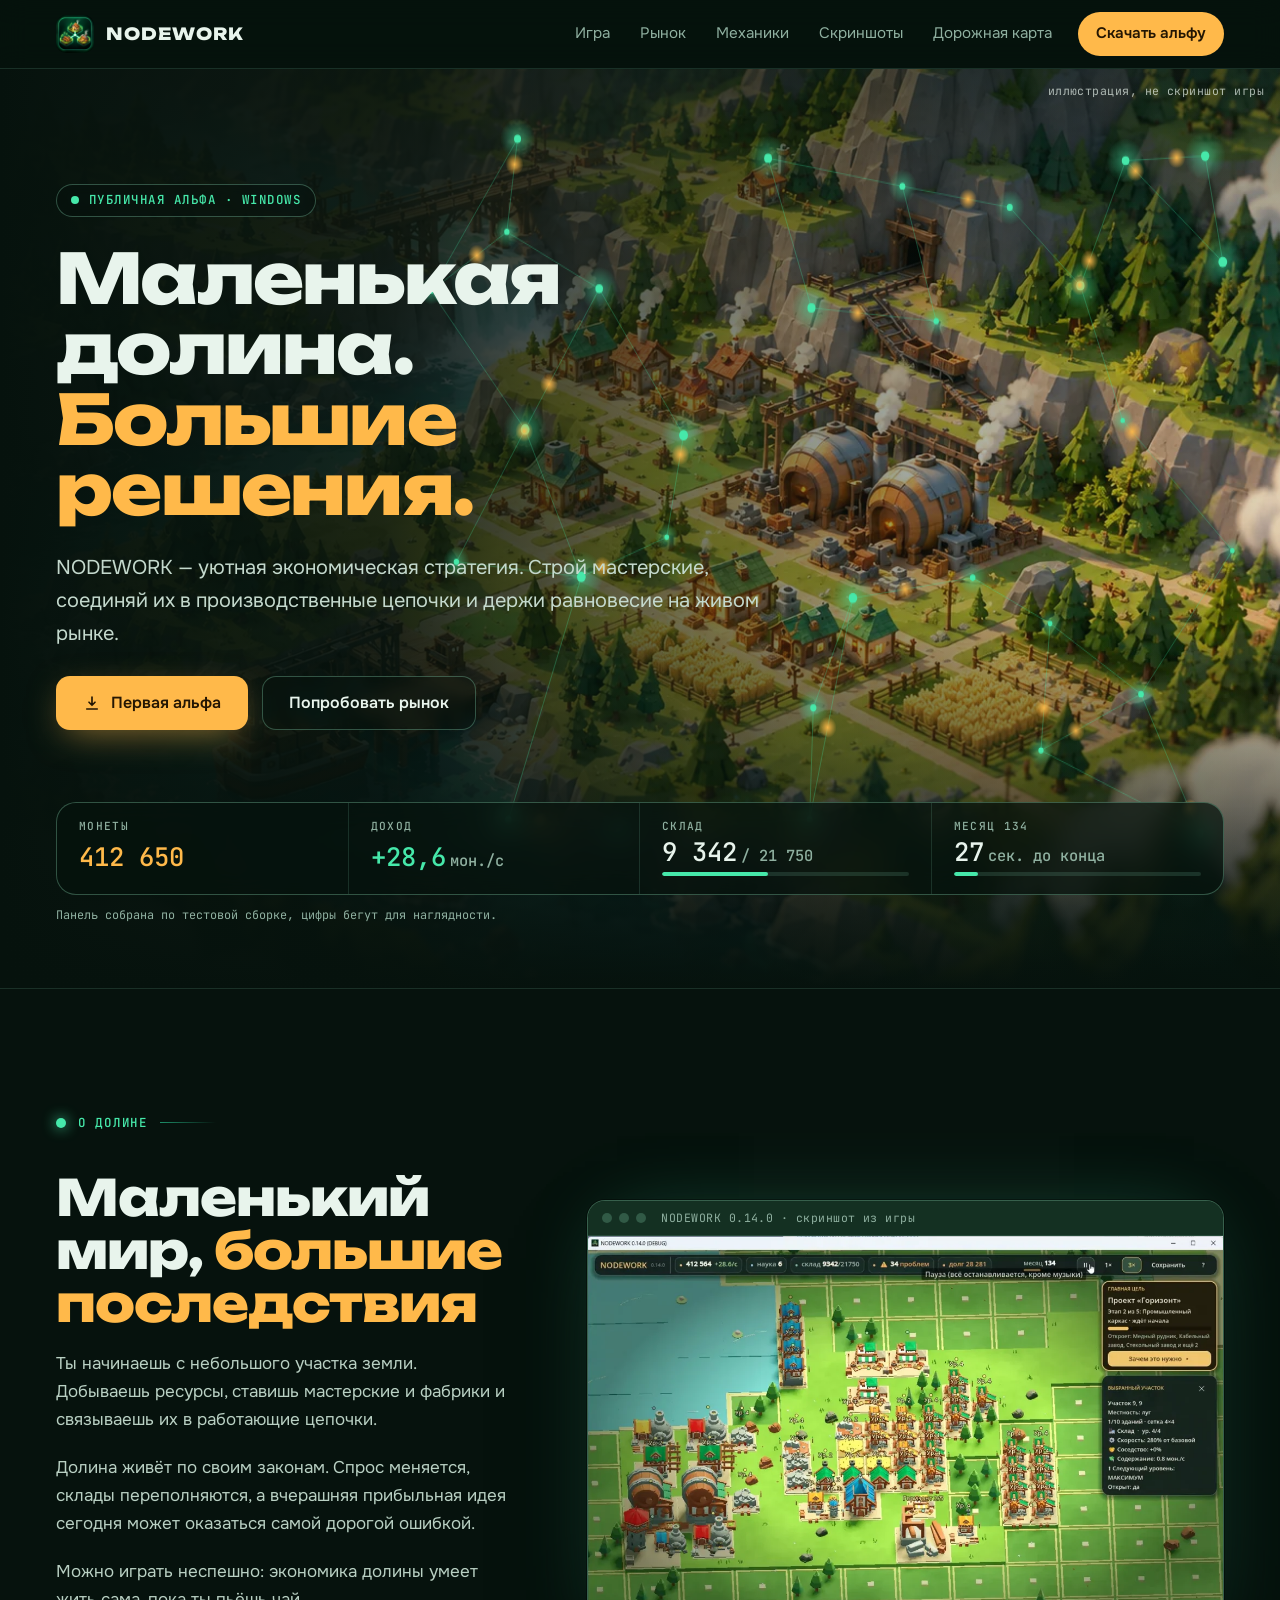
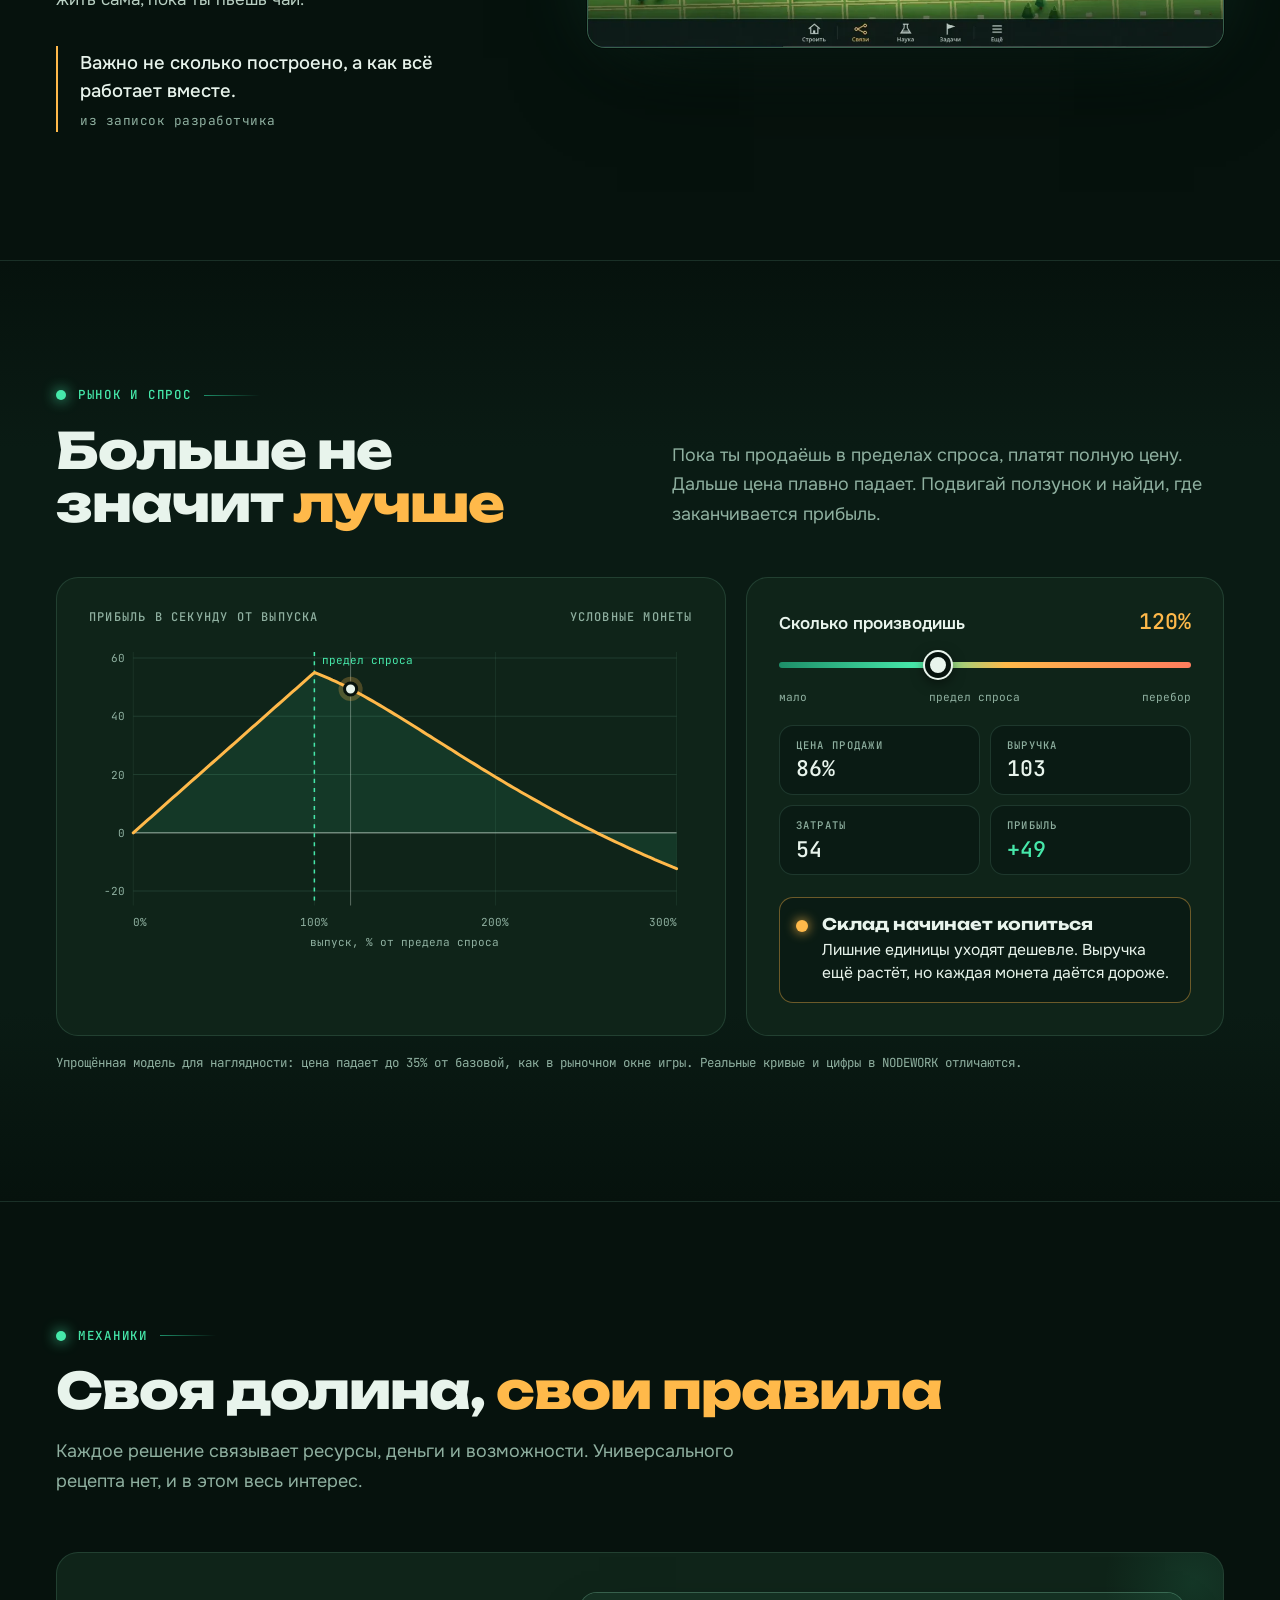
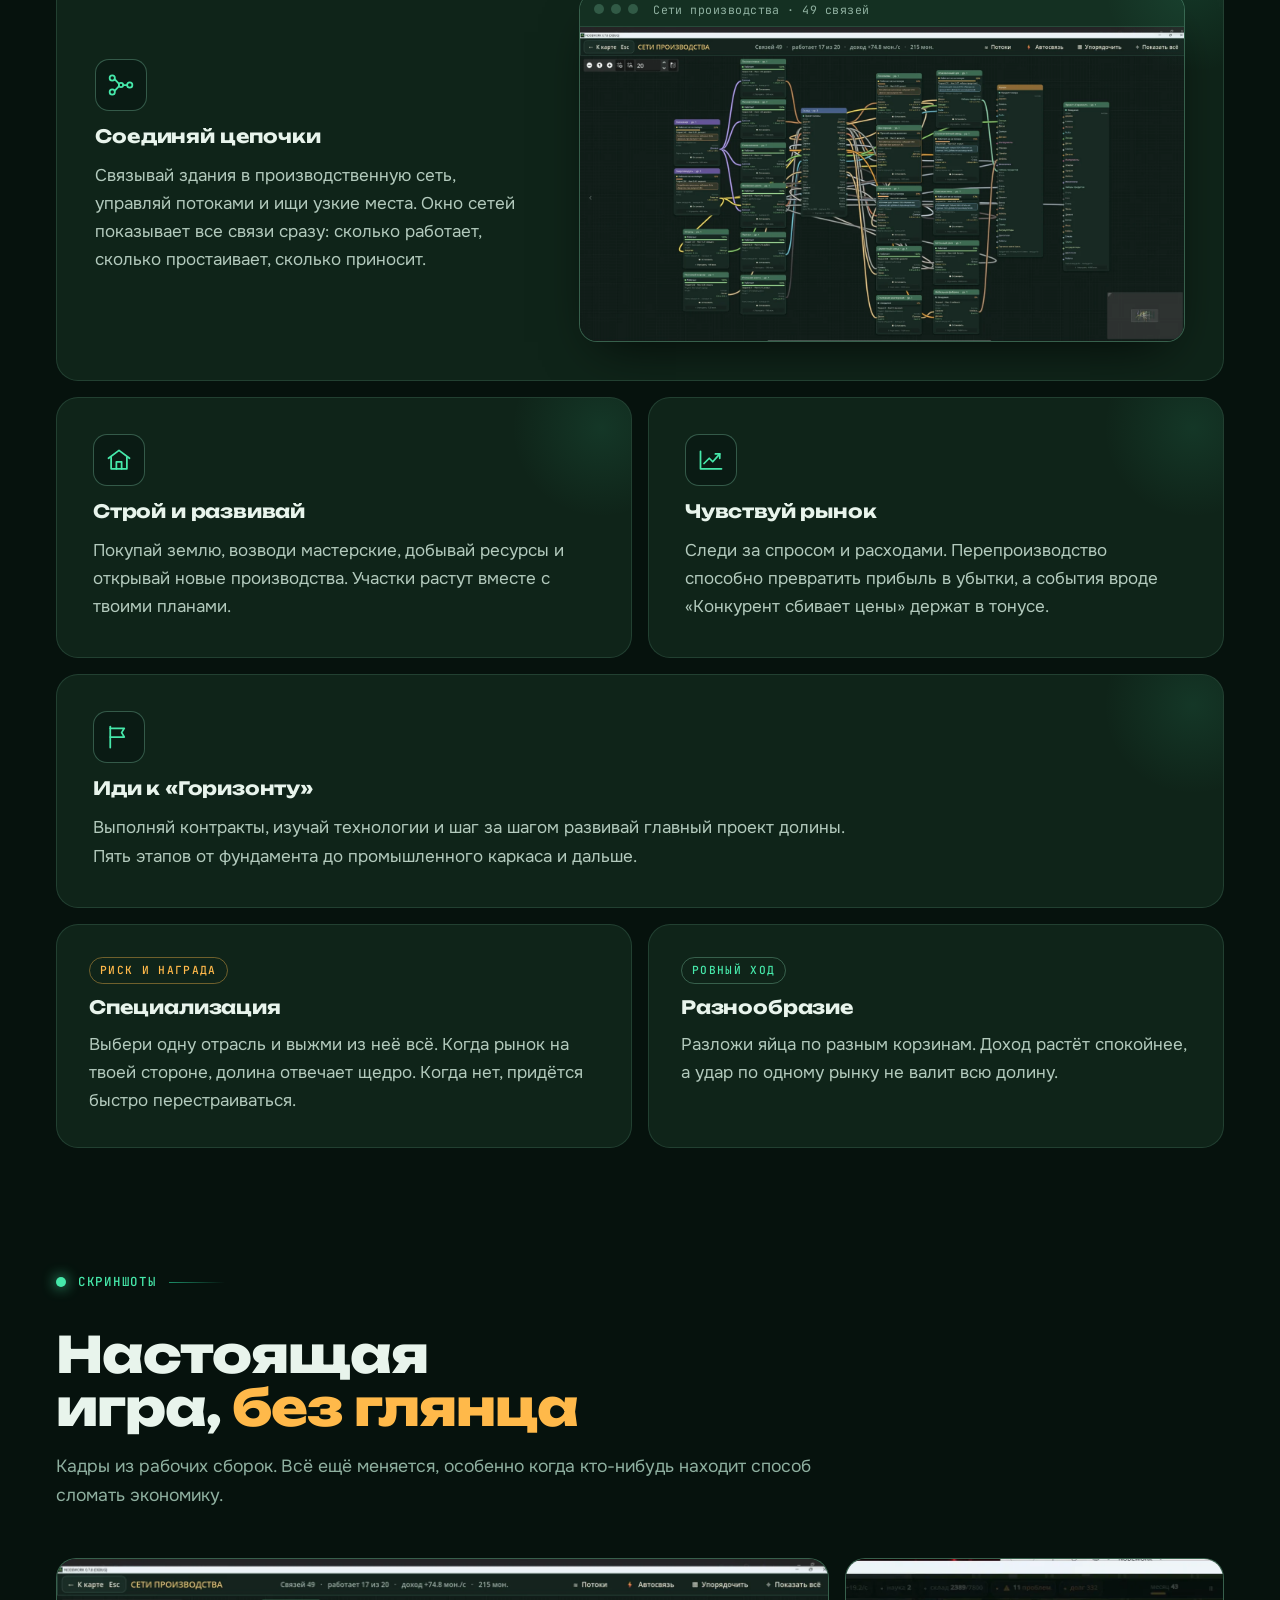
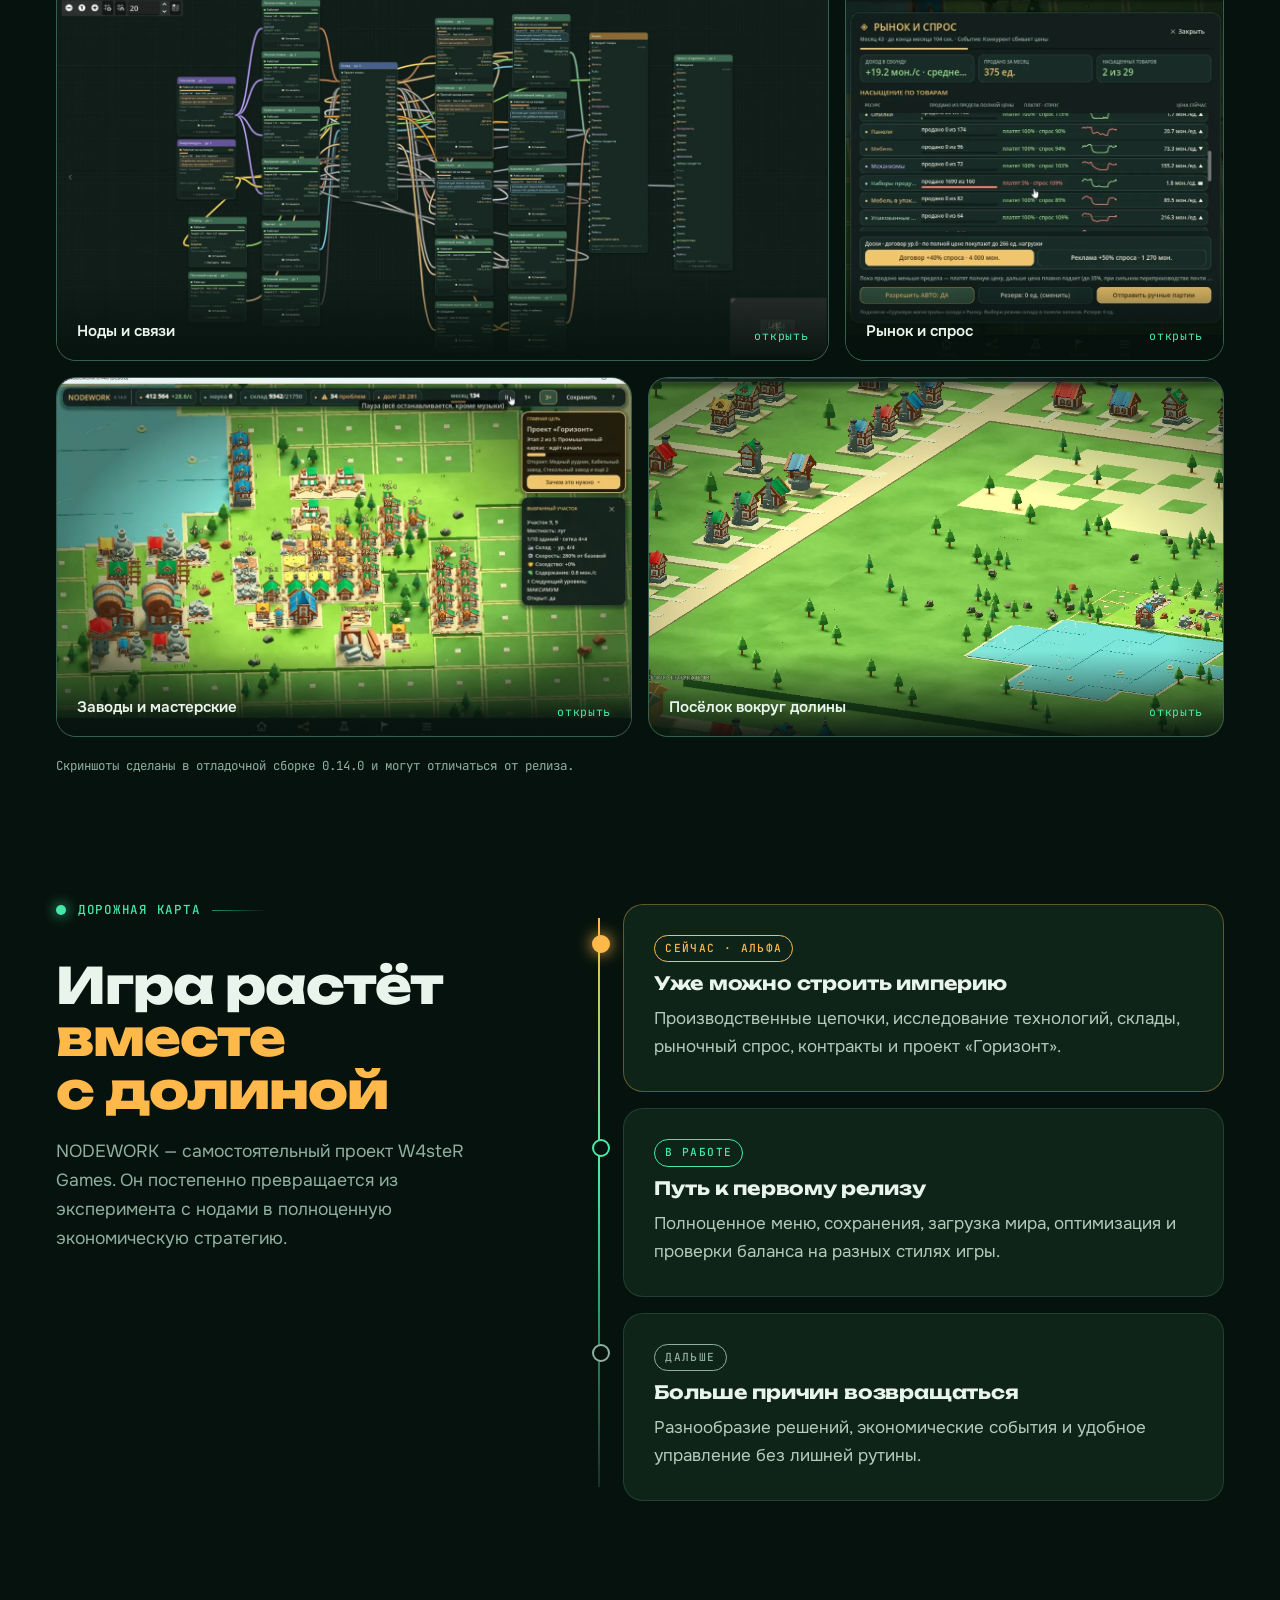
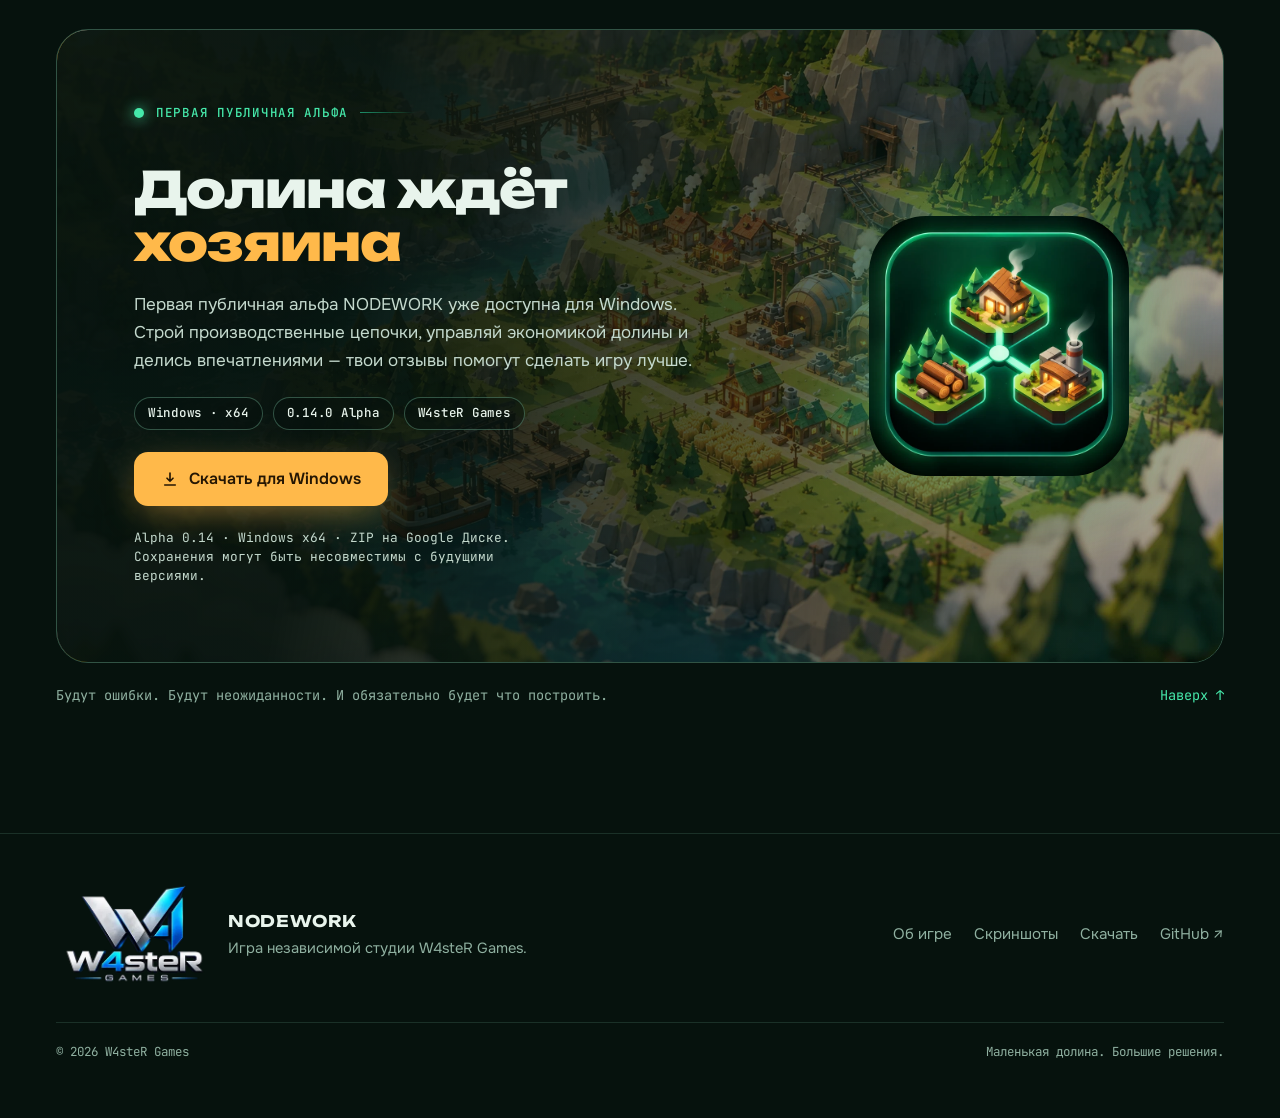
<file: nodework/index.html>
<!doctype html><html><head><meta charset=utf8><meta name=viewport content="width=device-width,initial-scale=1,viewport-fit=cover"><style>:root{color-scheme:light;box-sizing:border-box;padding-top:env(safe-area-inset-top,0px);padding-bottom:env(safe-area-inset-bottom,0px)}html{scroll-padding-top:env(safe-area-inset-top,0px)}body{margin:0;padding:0;font:14px -apple-system,BlinkMacSystemFont,sans-serif;background:#fff;color:#000}img{max-width:100%}[hidden]:not([hidden=until-found i]){display:none!important}</style></head><body>
<title>NODEWORK</title>
<meta name="claude:viewport-fit-sides" content="cover">
<link rel="preconnect" href="https://fonts.googleapis.com">
<link rel="preconnect" href="https://fonts.gstatic.com" crossorigin>
<link rel="stylesheet" href="https://fonts.googleapis.com/css2?family=Onest:wght@400;500;600&family=Unbounded:wght@500;700;800&family=JetBrains+Mono:wght@400;500&display=swap">
<style>
/* Layout concept: a night valley. Full-bleed hero over the valley art with a live node network on top,
   then a vertical "supply line" of sections: world, market simulator, mechanics, gallery, roadmap, download. */
:root{
  --bg:#06120d; --bg-rgb:6,18,13;
  --bg-2:#0a1b14;
  --panel:#0f2419;
  --panel-2:#143022;
  --line:rgba(150,235,195,.14);
  --line-strong:rgba(150,235,195,.3);
  --fg:#e8f4ec;
  --mute:#8fb0a0;
  --mint:#46e8aa;
  --mint-dim:#1d8e68;
  --gold:#ffb94a;
  --on-gold:#241603;
  --on-mint:#03150d;
  --bad:#ff7d5e;
  --f-display:'Unbounded','Onest',system-ui,sans-serif;
  --f-body:'Onest',system-ui,-apple-system,'Segoe UI',sans-serif;
  --f-mono:'JetBrains Mono',ui-monospace,'SFMono-Regular',Consolas,monospace;
  --gutter-l:max(16px,env(safe-area-inset-left,0px));
  --gutter-r:max(16px,env(safe-area-inset-right,0px));
  --wrap:1200px;
  color-scheme:dark;
}
*{box-sizing:border-box}
html{scroll-behavior:smooth;scroll-padding-top:84px}
body{background:var(--bg);color:var(--fg);font:400 1.0625rem/1.65 var(--f-body);margin:0;overflow-x:hidden;-webkit-font-smoothing:antialiased}
body::before{content:"";position:fixed;inset:0 0 auto;height:env(safe-area-inset-top,0px);z-index:60;background:var(--bg)}
img{display:block;max-width:100%;height:auto}
a{color:inherit}
h1,h2,h3,p{margin:0}
:focus-visible{outline:2px solid var(--mint);outline-offset:3px;border-radius:6px}
.wrap{width:100%;max-width:var(--wrap);margin-inline:auto;padding-left:var(--gutter-l);padding-right:var(--gutter-r)}
.sr{position:absolute;width:1px;height:1px;overflow:hidden;clip:rect(0 0 0 0)}
.skip{position:absolute;left:12px;top:-60px;background:var(--mint);color:var(--on-mint);padding:10px 16px;border-radius:8px;z-index:100;font-weight:600}
.skip:focus{top:calc(env(safe-area-inset-top,0px) + 8px)}

/* ---------- header ---------- */
.header{position:sticky;top:env(safe-area-inset-top,0px);z-index:50;background:rgba(var(--bg-rgb),.72);backdrop-filter:blur(14px);-webkit-backdrop-filter:blur(14px);border-bottom:1px solid var(--line)}
.header .wrap{display:flex;align-items:center;gap:20px;min-height:68px}
.brand{display:flex;align-items:center;gap:12px;text-decoration:none;margin-right:auto;min-width:0}
.brand img{width:38px;height:38px;border-radius:10px}
.brand b{font:800 1.05rem/1 var(--f-display);letter-spacing:.06em}
.nav{display:flex;align-items:center;gap:6px;flex:none}
.nav a{text-decoration:none;font-size:.95rem;color:var(--mute);padding:8px 12px;border-radius:999px;transition:color .2s,background .2s}
.nav a:hover{color:var(--fg);background:rgba(150,235,195,.08)}
.nav a.cta{white-space:nowrap;color:var(--on-gold);background:var(--gold);font-weight:600;margin-left:8px;padding:9px 18px}
.nav a.cta:hover{background:#ffc873;color:var(--on-gold)}
.burger{display:none;width:44px;height:44px;border-radius:12px;border:1px solid var(--line-strong);background:transparent;color:var(--fg);cursor:pointer;align-items:center;justify-content:center}
.burger svg{width:20px;height:20px}

/* ---------- buttons ---------- */
.btn{display:inline-flex;align-items:center;gap:10px;font:600 1rem/1 var(--f-body);text-decoration:none;padding:17px 26px;border-radius:14px;border:1px solid transparent;cursor:pointer;transition:transform .2s,background .2s,box-shadow .2s}
.btn svg{width:18px;height:18px;flex:none}
.btn-gold{background:var(--gold);color:var(--on-gold);box-shadow:0 10px 36px -10px rgba(255,185,74,.6)}
.btn-gold:hover{transform:translateY(-2px);background:#ffc873}
.btn-ghost{border-color:var(--line-strong);color:var(--fg);background:rgba(var(--bg-rgb),.35);backdrop-filter:blur(6px)}
.btn-ghost:hover{border-color:var(--mint);transform:translateY(-2px)}
.btn[aria-disabled="true"]{background:var(--panel-2);color:var(--mute);box-shadow:none;border-color:var(--line-strong);cursor:not-allowed}
.btn[aria-disabled="true"]:hover{transform:none;background:var(--panel-2)}

/* ---------- hero ---------- */
.hero{position:relative;isolation:isolate;overflow:hidden;border-bottom:1px solid var(--line)}
.hero-bg{position:absolute;inset:0;width:100%;height:100%;object-fit:cover;object-position:68% 50%;z-index:-3;animation:drift 40s ease-in-out infinite alternate}
@keyframes drift{from{transform:scale(1.04)}to{transform:scale(1.12) translateX(-1.5%)}}
.hero::before{content:"";position:absolute;inset:0;z-index:-2;background:
  linear-gradient(90deg,var(--bg) 0%,rgba(var(--bg-rgb),.9) 30%,rgba(var(--bg-rgb),.45) 62%,rgba(var(--bg-rgb),.12) 100%),
  linear-gradient(180deg,rgba(var(--bg-rgb),.5) 0%,transparent 28%,transparent 60%,var(--bg) 100%)}
#net{position:absolute;inset:0;width:100%;height:100%;z-index:-1;pointer-events:none}
.hero-inner{padding-block:clamp(56px,9vw,128px) clamp(40px,5vw,64px);display:grid;gap:clamp(40px,6vw,72px)}
.hero-copy{max-width:760px;display:grid;gap:26px;justify-items:start}
.badge{display:inline-flex;align-items:center;gap:10px;font:500 .78rem/1 var(--f-mono);letter-spacing:.12em;text-transform:uppercase;color:var(--mint);border:1px solid var(--line-strong);background:rgba(var(--bg-rgb),.55);padding:9px 14px;border-radius:999px;backdrop-filter:blur(6px)}
.pulse{width:8px;height:8px;border-radius:50%;background:var(--mint);box-shadow:0 0 0 0 rgba(70,232,170,.7);animation:pulse 2.4s infinite}
@keyframes pulse{70%{box-shadow:0 0 0 10px rgba(70,232,170,0)}100%{box-shadow:0 0 0 0 rgba(70,232,170,0)}}
h1{font:800 clamp(2.15rem,5.4vw,4.6rem)/1.02 var(--f-display);letter-spacing:-.025em;text-wrap:balance}
h1 em{font-style:normal;color:var(--gold)}
.lead{font-size:clamp(1.05rem,1.6vw,1.25rem);color:#c4d9cd;max-width:56ch}
.hero-actions{display:flex;flex-wrap:wrap;gap:14px}
.credit{position:absolute;right:max(16px,env(safe-area-inset-right,0px));top:16px;font:400 .72rem/1 var(--f-mono);color:rgba(232,244,236,.7);letter-spacing:.04em}

/* game HUD strip */
.hud{display:grid;grid-template-columns:repeat(4,minmax(0,1fr));border:1px solid var(--line-strong);border-radius:20px;background:rgba(var(--bg-rgb),.72);backdrop-filter:blur(14px);-webkit-backdrop-filter:blur(14px);overflow:hidden}
.hud-cell{padding:18px 22px;display:grid;gap:6px;min-width:0;border-right:1px solid var(--line)}
.hud-cell:last-child{border-right:0}
.hud-label{font:500 .7rem/1 var(--f-mono);letter-spacing:.12em;text-transform:uppercase;color:var(--mute)}
.hud-val{font:500 clamp(1.15rem,2vw,1.6rem)/1.1 var(--f-mono);font-variant-numeric:tabular-nums;white-space:nowrap}
.hud-val small{font-size:.6em;color:var(--mute);margin-left:4px}
.hud .gold{color:var(--gold)} .hud .mint{color:var(--mint)}
.bar{height:4px;border-radius:4px;background:rgba(150,235,195,.14);overflow:hidden}
.bar i{display:block;height:100%;background:var(--mint);border-radius:4px;width:0}
.hud-note{font:400 .74rem/1.4 var(--f-mono);color:var(--mute);margin-top:12px}

/* ---------- sections ---------- */
section{padding-block:clamp(72px,10vw,140px)}
.kicker{display:flex;align-items:center;gap:12px;font:500 .78rem/1 var(--f-mono);letter-spacing:.14em;text-transform:uppercase;color:var(--mint);margin-bottom:22px}
.kicker::before{content:"";width:10px;height:10px;border-radius:50%;background:var(--mint);box-shadow:0 0 14px var(--mint)}
.kicker::after{content:"";height:1px;width:56px;background:linear-gradient(90deg,var(--mint-dim),transparent)}
h2{font:800 clamp(1.8rem,3.9vw,3.2rem)/1.06 var(--f-display);letter-spacing:-.02em;text-wrap:balance}
h2 em{font-style:normal;color:var(--gold)}
h3{font:700 1.15rem/1.25 var(--f-display);letter-spacing:-.01em}
.sec-lede{color:var(--mute);font-size:1.12rem;max-width:58ch;margin-top:20px}

/* world */
.world-grid{display:grid;grid-template-columns:minmax(0,5fr) minmax(0,7fr);gap:clamp(32px,6vw,88px);align-items:center}
.world-copy{display:grid;gap:20px}
.world-copy p{color:#b9d0c3}
blockquote{margin:12px 0 0;padding:4px 0 4px 22px;border-left:2px solid var(--gold);font:500 1.15rem/1.5 var(--f-body);color:var(--fg)}
blockquote cite{display:block;margin-top:10px;font:400 .8rem/1 var(--f-mono);color:var(--mute);font-style:normal;letter-spacing:.04em}
.window{border:1px solid var(--line-strong);border-radius:18px;overflow:hidden;background:var(--panel);box-shadow:0 40px 90px -30px rgba(0,0,0,.8),0 0 0 1px rgba(0,0,0,.4),0 0 80px -30px rgba(70,232,170,.4)}
.window-bar{display:flex;align-items:center;gap:7px;padding:11px 14px;border-bottom:1px solid var(--line);background:var(--panel-2)}
.window-bar i{width:10px;height:10px;border-radius:50%;background:rgba(150,235,195,.22)}
.window-bar span{margin-left:8px;font:400 .72rem/1 var(--f-mono);color:var(--mute);letter-spacing:.04em}
.window img{width:100%}

/* market simulator */
.sim-sec{background:linear-gradient(180deg,var(--bg),var(--bg-2) 20%,var(--bg-2) 80%,var(--bg));border-block:1px solid var(--line)}
.sim-head{display:grid;grid-template-columns:minmax(0,1fr) minmax(0,1fr);gap:clamp(24px,5vw,72px);align-items:end;margin-bottom:48px}
.sim-head .sec-lede{margin-top:0}
.sim{display:grid;grid-template-columns:minmax(0,7fr) minmax(0,5fr);gap:20px}
.panel{background:var(--panel);border:1px solid var(--line);border-radius:22px;padding:clamp(20px,3vw,32px)}
.chart-wrap{min-width:0}
.chart-title{display:flex;justify-content:space-between;flex-wrap:wrap;gap:8px;font:500 .75rem/1.3 var(--f-mono);letter-spacing:.1em;text-transform:uppercase;color:var(--mute);margin-bottom:12px}
#chart{width:100%;height:auto;display:block}
#chart text{font:400 11px var(--f-mono);fill:var(--mute)}
.ctl{display:grid;gap:22px;align-content:start}
.ctl label{display:flex;justify-content:space-between;align-items:baseline;font-weight:600;gap:12px}
.ctl label output{font:500 1.35rem/1 var(--f-mono);color:var(--gold);font-variant-numeric:tabular-nums}
input[type=range]{-webkit-appearance:none;appearance:none;width:100%;height:36px;background:transparent;margin:8px 0 0;cursor:pointer}
input[type=range]::-webkit-slider-runnable-track{height:6px;border-radius:6px;background:linear-gradient(90deg,var(--mint-dim),var(--mint) 33%,var(--gold) 55%,var(--bad))}
input[type=range]::-moz-range-track{height:6px;border-radius:6px;background:linear-gradient(90deg,var(--mint-dim),var(--mint) 33%,var(--gold) 55%,var(--bad))}
input[type=range]::-webkit-slider-thumb{-webkit-appearance:none;width:26px;height:26px;border-radius:50%;background:var(--fg);border:5px solid var(--bg);margin-top:-10px;box-shadow:0 0 0 2px var(--fg),0 4px 14px rgba(0,0,0,.6)}
input[type=range]::-moz-range-thumb{width:16px;height:16px;border-radius:50%;background:var(--fg);border:5px solid var(--bg);box-shadow:0 0 0 2px var(--fg)}
.range-scale{display:flex;justify-content:space-between;font:400 .7rem/1 var(--f-mono);color:var(--mute)}
.stats{display:grid;grid-template-columns:1fr 1fr;gap:10px}
.stat{background:var(--bg-2);border:1px solid var(--line);border-radius:14px;padding:14px 16px;display:grid;gap:8px;min-width:0}
.stat .hud-label{font-size:.66rem}
.stat b{font:500 1.35rem/1 var(--f-mono);font-variant-numeric:tabular-nums}
.verdict{display:flex;gap:14px;align-items:flex-start;border-radius:14px;padding:16px;border:1px solid var(--line-strong);background:var(--bg-2);font-size:.98rem;line-height:1.5;transition:border-color .3s,background .3s}
.verdict .dot{flex:none;width:12px;height:12px;border-radius:50%;margin-top:6px;background:var(--mint);box-shadow:0 0 12px var(--mint);transition:background .3s,box-shadow .3s}
.verdict strong{display:block;font:700 1rem/1.3 var(--f-display);margin-bottom:4px}
.verdict[data-s=warn] .dot{background:var(--gold);box-shadow:0 0 12px var(--gold)} .verdict[data-s=warn]{border-color:rgba(255,185,74,.4)}
.verdict[data-s=bad] .dot{background:var(--bad);box-shadow:0 0 12px var(--bad)} .verdict[data-s=bad]{border-color:rgba(255,125,94,.45)}
.fine{font:400 .78rem/1.5 var(--f-mono);color:var(--mute);margin-top:18px}

/* features */
.feat-grid{display:grid;grid-template-columns:repeat(12,minmax(0,1fr));gap:16px;margin-top:56px}
.feat{grid-column:span 6;position:relative;overflow:hidden;background:var(--panel);border:1px solid var(--line);border-radius:22px;padding:clamp(24px,3vw,36px);display:grid;gap:14px;align-content:start;transition:border-color .25s,transform .25s}
.feat:hover{border-color:var(--line-strong);transform:translateY(-3px)}
.feat::after{content:"";position:absolute;right:-60px;top:-60px;width:180px;height:180px;border-radius:50%;background:radial-gradient(circle,rgba(70,232,170,.16),transparent 70%);transition:opacity .3s;opacity:.6}
.feat:hover::after{opacity:1}
.feat .ico{width:52px;height:52px;border-radius:14px;border:1px solid var(--line-strong);display:grid;place-items:center;color:var(--mint);background:var(--bg-2)}
.feat .ico svg{width:28px;height:28px}
.feat p{color:#b3cabd;max-width:46ch}
.feat.wide{grid-column:span 12;grid-template-columns:minmax(0,5fr) minmax(0,7fr);gap:clamp(20px,4vw,56px);align-items:center;padding:clamp(24px,3vw,40px)}
.feat.wide .txt{display:grid;gap:14px}
.feat.wide .window{box-shadow:0 20px 50px -20px rgba(0,0,0,.8)}
.strat{margin-top:16px;display:grid;grid-template-columns:1fr 1fr;gap:16px}
.strat .panel{display:grid;gap:12px;align-content:start}
.tag{display:inline-block;font:500 .7rem/1 var(--f-mono);letter-spacing:.12em;text-transform:uppercase;padding:7px 10px;border-radius:999px;border:1px solid var(--line-strong);justify-self:start}
.tag.risk{color:var(--gold);border-color:rgba(255,185,74,.4)}
.tag.calm{color:var(--mint)}
.strat p{color:#b3cabd}

/* gallery */
.gal-head{display:grid;gap:18px;margin-bottom:48px;max-width:760px}
.gal-head p{color:var(--mute);font-size:1.1rem}
.bento{display:grid;grid-template-columns:repeat(6,minmax(0,1fr));gap:16px}
.shot{position:relative;display:block;padding:0;border:1px solid var(--line-strong);border-radius:20px;overflow:hidden;background:var(--panel);cursor:zoom-in;color:inherit;font:inherit;text-align:left;aspect-ratio:16/10;transition:transform .3s,border-color .3s}
.shot img{width:100%;height:100%;object-fit:cover;transition:transform .8s cubic-bezier(.2,.7,.2,1)}
.shot:hover{border-color:var(--mint);transform:translateY(-3px)}
.shot:hover img{transform:scale(1.04)}
.shot figcaption,.shot .cap{position:absolute;left:0;right:0;bottom:0;padding:44px 20px 16px;display:flex;justify-content:space-between;align-items:flex-end;gap:12px;background:linear-gradient(0deg,rgba(var(--bg-rgb),.92),transparent);font-weight:600;font-size:.95rem}
.cap span{font:400 .72rem/1.3 var(--f-mono);color:var(--mint);letter-spacing:.06em;white-space:nowrap}
.s1{grid-column:span 4;aspect-ratio:auto;min-height:340px}
.s2{grid-column:span 2;aspect-ratio:auto;min-height:340px}
.s3{grid-column:span 3}
.s4{grid-column:span 3}
.s2 img{object-position:50% 40%}
.s4 img{object-position:50% 50%}
.gal-note{font:400 .78rem/1.5 var(--f-mono);color:var(--mute);margin-top:20px}

/* roadmap */
.road{display:grid;grid-template-columns:minmax(0,5fr) minmax(0,7fr);gap:clamp(32px,6vw,88px);align-items:start}
.road-head{display:grid;gap:20px;position:sticky;top:104px}
.road-head p{color:var(--mute);font-size:1.1rem}
.tl{position:relative;display:grid;gap:16px;padding-left:36px}
.tl::before{content:"";position:absolute;left:11px;top:14px;bottom:14px;width:2px;background:linear-gradient(180deg,var(--gold),var(--mint) 45%,var(--line) 100%)}
.step{position:relative;background:var(--panel);border:1px solid var(--line);border-radius:20px;padding:clamp(20px,2.6vw,30px);display:grid;gap:10px}
.step::before{content:"";position:absolute;left:-32px;top:30px;width:14px;height:14px;border-radius:50%;background:var(--bg);border:2px solid var(--c,var(--mint))}
.step.now{--c:var(--gold);border-color:rgba(255,185,74,.35)}
.step.now::before{background:var(--gold);box-shadow:0 0 16px var(--gold)}
.step.wip{--c:var(--mint)}
.step.next{--c:var(--mute)}
.step .tag{color:var(--c);border-color:var(--c)}
.step p{color:#b3cabd}

/* release */
.release{position:relative;isolation:isolate;overflow:hidden;border-radius:32px;border:1px solid var(--line-strong);padding:clamp(32px,6vw,80px);display:grid;grid-template-columns:minmax(0,7fr) minmax(0,3fr);gap:32px;align-items:center}
.release::before{content:"";position:absolute;inset:0;z-index:-1;background:linear-gradient(100deg,rgba(var(--bg-rgb),.97) 25%,rgba(var(--bg-rgb),.6) 70%,rgba(var(--bg-rgb),.3)),url(assets/valley-illustration.webp) center/cover}
.rel-copy{display:grid;gap:22px;justify-items:start}
.rel-copy p{color:#c4d9cd;max-width:52ch}
.meta{display:flex;flex-wrap:wrap;gap:10px}
.meta span{font:500 .78rem/1 var(--f-mono);letter-spacing:.06em;padding:9px 13px;border:1px solid var(--line-strong);border-radius:999px;background:rgba(var(--bg-rgb),.55)}
.rel-status{font:400 .8rem/1.5 var(--f-mono);color:var(--mute);max-width:44ch}
.rel-icon{justify-self:center;width:min(100%,260px);filter:drop-shadow(0 0 50px rgba(70,232,170,.45));animation:float 6s ease-in-out infinite}
.rel-icon img{border-radius:22%}
@keyframes float{50%{transform:translateY(-10px)}}
.after{display:flex;justify-content:space-between;flex-wrap:wrap;gap:12px;margin-top:22px;font:400 .85rem/1.5 var(--f-mono);color:var(--mute)}
.after a{text-decoration:none;color:var(--mint)}

/* footer */
footer{border-top:1px solid var(--line);padding-block:48px 56px}
.foot{display:grid;grid-template-columns:minmax(0,1fr) auto;gap:32px;align-items:center}
.foot-brand{display:flex;gap:18px;align-items:center}
.foot-brand img.logo{width:clamp(96px,15vw,154px);height:auto;flex:none}
.foot-brand p{color:var(--mute);font-size:.92rem;line-height:1.5}
.foot-brand strong{display:block;color:var(--fg);font-family:var(--f-display);font-size:1rem;margin-bottom:4px;letter-spacing:.04em}
.foot-links{display:flex;flex-wrap:wrap;gap:6px 22px}
.foot-links a{color:var(--mute);text-decoration:none;font-size:.95rem}
.foot-links a:hover{color:var(--mint)}
.copy{margin-top:36px;padding-top:20px;border-top:1px solid var(--line);font:400 .78rem/1.5 var(--f-mono);color:var(--mute);display:flex;justify-content:space-between;flex-wrap:wrap;gap:8px}

/* lightbox */
.lb{position:fixed;inset:0;z-index:200;background:rgba(3,9,6,.94);backdrop-filter:blur(10px);display:grid;place-items:center;padding:calc(env(safe-area-inset-top,0px) + 56px) var(--gutter-r) calc(env(safe-area-inset-bottom,0px) + 72px) var(--gutter-l)}
.lb img{max-width:min(100%,1500px);max-height:100%;width:auto;height:auto;border-radius:14px;border:1px solid var(--line-strong);box-shadow:0 30px 100px rgba(0,0,0,.8)}
.lb-bar{position:absolute;left:var(--gutter-l);right:var(--gutter-r);bottom:calc(env(safe-area-inset-bottom,0px) + 16px);display:flex;justify-content:space-between;align-items:center;gap:12px;font:500 .85rem/1.3 var(--f-mono);color:var(--mute)}
.lb button{width:46px;height:46px;border-radius:50%;border:1px solid var(--line-strong);background:var(--panel);color:var(--fg);cursor:pointer;display:inline-grid;place-items:center}
.lb button:hover{border-color:var(--mint)}
.lb-close{position:absolute;top:calc(env(safe-area-inset-top,0px) + 12px);right:var(--gutter-r)}
.lb button svg{width:20px;height:20px}
.lb-nav{display:flex;gap:10px}

/* responsive */
@media (max-width:980px){
  .nav a:not(.cta){display:none}
  .burger{display:inline-flex}
  .nav.open{position:absolute;left:0;right:0;top:100%;flex-direction:column;align-items:stretch;gap:2px;background:var(--bg);border-bottom:1px solid var(--line);padding:12px var(--gutter-r) 20px var(--gutter-l)}
  .nav.open a:not(.cta){display:block;padding:14px 12px;font-size:1.05rem}
  .nav.open a.cta{margin:8px 0 0;text-align:center}
  .world-grid,.road,.sim,.sim-head,.release,.feat.wide{grid-template-columns:minmax(0,1fr)}
  .road-head{position:static}
  .hud{grid-template-columns:1fr 1fr}
  .hud-cell:nth-child(2){border-right:0}
  .hud-cell:nth-child(-n+2){border-bottom:1px solid var(--line)}
  .rel-icon{display:none}
  .credit{display:none}
}
@media (max-width:700px){
  .header .wrap{gap:12px}
  .nav a.cta{padding:9px 14px;font-size:.9rem;margin-left:0}
  .feat,.strat{grid-column:span 12;grid-template-columns:minmax(0,1fr)}
  .s1,.s2,.s3,.s4{grid-column:span 6;min-height:0;aspect-ratio:16/10}
  .foot{grid-template-columns:minmax(0,1fr)}
  .hud-cell{padding:14px 16px}
  .btn{padding:16px 22px}
  .hero::before{background:linear-gradient(180deg,rgba(var(--bg-rgb),.7) 0%,rgba(var(--bg-rgb),.82) 55%,var(--bg) 100%)}
}
@media (prefers-reduced-motion:reduce){
  *,*::before,*::after{animation:none!important;transition:none!important}
  html{scroll-behavior:auto}
}
</style>

<script>/*CONFIG*/
/* Укажи прямой HTTPS-адрес сборки, когда она будет проверена. Пока адрес пуст, сайт честно пишет «Сборка готовится». */
window.NODEWORK_SITE = { version: '0.14.0 Alpha', downloadUrl: 'https://drive.google.com/file/d/1oQOzQ9hlFri5xpSJgGjYzDDgO-FwLlBl/view?usp=sharing', repositoryUrl: '' };
/*ENDCONFIG*/</script>

<a class="skip" href="#main">К содержимому</a>

<header class="header" id="top">
  <div class="wrap">
    <a class="brand" href="#top" aria-label="NODEWORK, наверх">
      <img src="assets/icon.webp" alt="" width="38" height="38"><b>NODEWORK</b>
    </a>
    <nav class="nav" id="nav" aria-label="Главная навигация">
      <a href="#world">Игра</a>
      <a href="#market">Рынок</a>
      <a href="#features">Механики</a>
      <a href="#gallery">Скриншоты</a>
      <a href="#roadmap">Дорожная карта</a>
      <a class="cta" href="#download">Скачать альфу</a>
    </nav>
    <button class="burger" id="burger" type="button" aria-label="Открыть меню" aria-expanded="false" aria-controls="nav">
      <svg viewBox="0 0 24 24" fill="none" stroke="currentColor" stroke-width="2" stroke-linecap="round"><path d="M4 7h16M4 12h16M4 17h16"/></svg>
    </button>
  </div>
</header>

<main id="main">
  <div class="hero">
    <img class="hero-bg" src="assets/valley-illustration.webp" alt="Иллюстрация: долина с рекой, водопадом, фермами и дымящими мастерскими" width="1672" height="941" fetchpriority="high">
    <canvas id="net" aria-hidden="true"></canvas>
    <span class="credit">иллюстрация, не скриншот игры</span>
    <div class="wrap hero-inner">
      <div class="hero-copy">
        <span class="badge"><i class="pulse"></i> Публичная альфа · Windows</span>
        <h1>Маленькая долина. <em>Большие решения.</em></h1>
        <p class="lead">NODEWORK — уютная экономическая стратегия. Строй мастерские, соединяй их в производственные цепочки и держи равновесие на живом рынке.</p>
        <div class="hero-actions">
          <a class="btn btn-gold" href="#download"><svg viewBox="0 0 24 24" fill="none" stroke="currentColor" stroke-width="2.2" stroke-linecap="round" stroke-linejoin="round"><path d="M12 4v11m0 0-4-4m4 4 4-4M5 20h14"/></svg>Первая альфа</a>
          <a class="btn btn-ghost" href="#market">Попробовать рынок</a>
        </div>
      </div>
      <div>
        <div class="hud" role="group" aria-label="Пример игровой панели">
          <div class="hud-cell"><span class="hud-label">Монеты</span><span class="hud-val gold" id="h-coins">412 564</span></div>
          <div class="hud-cell"><span class="hud-label">Доход</span><span class="hud-val mint">+28,6<small>мон./с</small></span></div>
          <div class="hud-cell"><span class="hud-label">Склад</span><span class="hud-val">9 342<small>/ 21 750</small></span><div class="bar"><i style="width:43%"></i></div></div>
          <div class="hud-cell"><span class="hud-label">Месяц <span id="h-month">134</span></span><span class="hud-val"><span id="h-sec">30</span><small>сек. до конца</small></span><div class="bar"><i id="h-bar"></i></div></div>
        </div>
        <p class="hud-note">Панель собрана по тестовой сборке, цифры бегут для наглядности.</p>
      </div>
    </div>
  </div>

  <section id="world" aria-labelledby="world-t">
    <div class="wrap world-grid">
      <div class="world-copy">
        <div class="kicker">О долине</div>
        <h2 id="world-t">Маленький мир, <em>большие последствия</em></h2>
        <p>Ты начинаешь с небольшого участка земли. Добываешь ресурсы, ставишь мастерские и фабрики и связываешь их в работающие цепочки.</p>
        <p>Долина живёт по своим законам. Спрос меняется, склады переполняются, а вчерашняя прибыльная идея сегодня может оказаться самой дорогой ошибкой.</p>
        <p>Можно играть неспешно: экономика долины умеет жить сама, пока ты пьёшь чай.</p>
        <blockquote>Важно не сколько построено, а как всё работает вместе.<cite>из записок разработчика</cite></blockquote>
      </div>
      <figure class="window" style="margin:0">
        <div class="window-bar"><i></i><i></i><i></i><span>NODEWORK 0.14.0 · скриншот из игры</span></div>
        <img src="assets/gameplay-industry.webp" width="1166" height="756" loading="lazy" alt="Скриншот игры: застроенная долина с мастерскими, складами и цепочками зданий, сверху панель ресурсов и цель «Проект Горизонт»">
      </figure>
    </div>
  </section>

  <section class="sim-sec" id="market" aria-labelledby="market-t">
    <div class="wrap">
      <div class="sim-head">
        <div><div class="kicker">Рынок и спрос</div><h2 id="market-t">Больше не значит <em>лучше</em></h2></div>
        <p class="sec-lede">Пока ты продаёшь в пределах спроса, платят полную цену. Дальше цена плавно падает. Подвигай ползунок и найди, где заканчивается прибыль.</p>
      </div>
      <div class="sim">
        <div class="panel chart-wrap">
          <div class="chart-title"><span>Прибыль в секунду от выпуска</span><span>условные монеты</span></div>
          <svg id="chart" viewBox="0 0 600 316" role="img" aria-label="График прибыли в зависимости от выпуска: растёт до предела спроса, затем падает и уходит в убыток"></svg>
        </div>
        <div class="panel ctl">
          <div>
            <label for="prod">Сколько производишь <output id="prod-out" for="prod">120%</output></label>
            <input id="prod" type="range" min="10" max="300" value="120" step="1" aria-describedby="prod-help">
            <div class="range-scale" id="prod-help"><span>мало</span><span>предел спроса</span><span>перебор</span></div>
          </div>
          <div class="stats">
            <div class="stat"><span class="hud-label">Цена продажи</span><b id="o-price">100%</b></div>
            <div class="stat"><span class="hud-label">Выручка</span><b id="o-rev">0</b></div>
            <div class="stat"><span class="hud-label">Затраты</span><b id="o-cost">0</b></div>
            <div class="stat"><span class="hud-label">Прибыль</span><b id="o-profit">0</b></div>
          </div>
          <div class="verdict" id="verdict" data-s="good" aria-live="polite"><i class="dot"></i><div><strong id="v-t"></strong><span id="v-d"></span></div></div>
        </div>
      </div>
      <p class="fine">Упрощённая модель для наглядности: цена падает до 35% от базовой, как в рыночном окне игры. Реальные кривые и цифры в NODEWORK отличаются.</p>
    </div>
  </section>

  <section id="features" aria-labelledby="feat-t">
    <div class="wrap">
      <div class="kicker">Механики</div>
      <h2 id="feat-t">Своя долина, <em>свои правила</em></h2>
      <p class="sec-lede">Каждое решение связывает ресурсы, деньги и возможности. Универсального рецепта нет, и в этом весь интерес.</p>
      <div class="feat-grid">
        <article class="feat wide">
          <div class="txt">
            <div class="ico"><svg viewBox="0 0 32 32" fill="none" stroke="currentColor" stroke-width="2" stroke-linecap="round" stroke-linejoin="round"><circle cx="6" cy="8" r="3"/><circle cx="6" cy="24" r="3"/><circle cx="26" cy="16" r="3"/><circle cx="16" cy="16" r="2.5"/><path d="M8.7 9.4 13.8 14.8M8.7 22.6l5.1-5.4M18.5 16h4.5"/></svg></div>
            <h3>Соединяй цепочки</h3>
            <p>Связывай здания в производственную сеть, управляй потоками и ищи узкие места. Окно сетей показывает все связи сразу: сколько работает, сколько простаивает, сколько приносит.</p>
          </div>
          <figure class="window" style="margin:0"><div class="window-bar"><i></i><i></i><i></i><span>Сети производства · 49 связей</span></div><img src="assets/gameplay-network.webp" width="1600" height="832" loading="lazy" alt="Скриншот игры: экран сетей производства, десятки зданий связаны разноцветными линиями"></figure>
        </article>
        <article class="feat"><div class="ico"><svg viewBox="0 0 32 32" fill="none" stroke="currentColor" stroke-width="2" stroke-linecap="round" stroke-linejoin="round"><path d="M4 14 16 5l12 9"/><path d="M7 13v13h18V13"/><path d="M13 26v-8h6v8"/></svg></div><h3>Строй и развивай</h3><p>Покупай землю, возводи мастерские, добывай ресурсы и открывай новые производства. Участки растут вместе с твоими планами.</p></article>
        <article class="feat"><div class="ico"><svg viewBox="0 0 32 32" fill="none" stroke="currentColor" stroke-width="2" stroke-linecap="round" stroke-linejoin="round"><path d="M4 26V6M4 26h24"/><path d="m8 20 6-6 4 4 8-9"/><path d="M21 9h5v5"/></svg></div><h3>Чувствуй рынок</h3><p>Следи за спросом и расходами. Перепроизводство способно превратить прибыль в убытки, а события вроде «Конкурент сбивает цены» держат в тонусе.</p></article>
        <article class="feat" style="grid-column:span 12"><div class="ico"><svg viewBox="0 0 32 32" fill="none" stroke="currentColor" stroke-width="2" stroke-linecap="round" stroke-linejoin="round"><path d="M6 28V4"/><path d="M6 6h16l-3 5 3 5H6"/></svg></div><h3>Иди к «Горизонту»</h3><p style="max-width:70ch">Выполняй контракты, изучай технологии и шаг за шагом развивай главный проект долины. Пять этапов от фундамента до промышленного каркаса и дальше.</p></article>
      </div>
      <div class="strat">
        <div class="panel"><span class="tag risk">Риск и награда</span><h3>Специализация</h3><p>Выбери одну отрасль и выжми из неё всё. Когда рынок на твоей стороне, долина отвечает щедро. Когда нет, придётся быстро перестраиваться.</p></div>
        <div class="panel"><span class="tag calm">Ровный ход</span><h3>Разнообразие</h3><p>Разложи яйца по разным корзинам. Доход растёт спокойнее, а удар по одному рынку не валит всю долину.</p></div>
      </div>
    </div>
  </section>

  <section id="gallery" aria-labelledby="gal-t" style="padding-top:0">
    <div class="wrap">
      <div class="gal-head"><div class="kicker">Скриншоты</div><h2 id="gal-t">Настоящая игра, <em>без глянца</em></h2><p>Кадры из рабочих сборок. Всё ещё меняется, особенно когда кто-нибудь находит способ сломать экономику.</p></div>
      <div class="bento">
        <button class="shot s1" type="button" data-i="0" aria-label="Открыть крупнее: сети производства"><img src="assets/gameplay-network.webp" loading="lazy" alt="Экран сетей производства"><span class="cap">Ноды и связи <span>открыть</span></span></button>
        <button class="shot s2" type="button" data-i="1" aria-label="Открыть крупнее: рынок и спрос"><img src="assets/gameplay-market.webp" loading="lazy" alt="Окно рынка и спроса с ценами по товарам"><span class="cap">Рынок и спрос <span>открыть</span></span></button>
        <button class="shot s3" type="button" data-i="2" aria-label="Открыть крупнее: производственная долина"><img src="assets/gameplay-industry.webp" loading="lazy" alt="Застроенная производственная долина"><span class="cap">Заводы и мастерские <span>открыть</span></span></button>
        <button class="shot s4" type="button" data-i="3" aria-label="Открыть крупнее: посёлок вокруг долины"><img src="assets/gameplay-village.webp" loading="lazy" alt="Посёлок рядом с производственной зоной"><span class="cap">Посёлок вокруг долины <span>открыть</span></span></button>
      </div>
      <p class="gal-note">Скриншоты сделаны в отладочной сборке 0.14.0 и могут отличаться от релиза.</p>
    </div>
  </section>

  <section id="roadmap" aria-labelledby="road-t" style="padding-top:0">
    <div class="wrap road">
      <div class="road-head"><div class="kicker">Дорожная карта</div><h2 id="road-t">Игра растёт <em>вместе с долиной</em></h2><p>NODEWORK — самостоятельный проект W4steR Games. Он постепенно превращается из эксперимента с нодами в полноценную экономическую стратегию.</p></div>
      <div class="tl">
        <article class="step now"><span class="tag">Сейчас · альфа</span><h3>Уже можно строить империю</h3><p>Производственные цепочки, исследование технологий, склады, рыночный спрос, контракты и проект «Горизонт».</p></article>
        <article class="step wip"><span class="tag">В работе</span><h3>Путь к первому релизу</h3><p>Полноценное меню, сохранения, загрузка мира, оптимизация и проверки баланса на разных стилях игры.</p></article>
        <article class="step next"><span class="tag">Дальше</span><h3>Больше причин возвращаться</h3><p>Разнообразие решений, экономические события и удобное управление без лишней рутины.</p></article>
      </div>
    </div>
  </section>

  <section id="download" aria-labelledby="dl-t" style="padding-top:0">
    <div class="wrap">
      <div class="release">
        <div class="rel-copy">
          <div class="kicker">Первая публичная альфа</div>
          <h2 id="dl-t">Долина ждёт <em>хозяина</em></h2>
          <p>Первая публичная альфа NODEWORK уже доступна для Windows. Строй производственные цепочки, управляй экономикой долины и делись впечатлениями — твои отзывы помогут сделать игру лучше.</p>
          <div class="meta"><span>Windows · x64</span><span id="ver">0.14.0 Alpha</span><span>W4steR Games</span></div>
          <a id="dl" class="btn btn-gold" href="https://drive.google.com/file/d/1oQOzQ9hlFri5xpSJgGjYzDDgO-FwLlBl/view?usp=sharing" target="_blank" rel="noopener noreferrer"><svg viewBox="0 0 24 24" fill="none" stroke="currentColor" stroke-width="2.2" stroke-linecap="round" stroke-linejoin="round"><path d="M12 4v11m0 0-4-4m4 4 4-4M5 20h14"/></svg><span id="dl-t2">Скачать для Windows</span></a>
          <p class="rel-status" id="dl-status">Alpha 0.14 · Windows x64 · ZIP на Google Диске. Сохранения могут быть несовместимы с будущими версиями.</p>
        </div>
        <div class="rel-icon"><img src="assets/icon.webp" width="640" height="640" loading="lazy" alt="Иконка NODEWORK: три островка с домом, лесопилкой и мастерской, соединённые светящейся нодой"></div>
      </div>
      <div class="after"><span>Будут ошибки. Будут неожиданности. И обязательно будет что построить.</span><a href="#top">Наверх ↑</a></div>
    </div>
  </section>
</main>

<footer>
  <div class="wrap">
    <div class="foot">
      <div class="foot-brand">
        <img class="logo" src="assets/w4ster-games-logo-v2.webp" width="320" height="215" loading="lazy" alt="Логотип W4steR Games">
        <p><strong>NODEWORK</strong>Игра независимой студии W4steR Games.</p>
      </div>
      <div class="foot-links">
        <a href="#world">Об игре</a><a href="#gallery">Скриншоты</a><a href="#download">Скачать</a>
        <a id="repo" href="https://github.com/W4steR13" target="_blank" rel="noopener noreferrer">GitHub ↗</a>
      </div>
    </div>
    <div class="copy"><span>© <span id="yr">2026</span> W4steR Games</span><span>Маленькая долина. Большие решения.</span></div>
  </div>
</footer>

<div class="lb" id="lb" role="dialog" aria-modal="true" aria-label="Просмотр скриншота" hidden>
  <button class="lb-close" id="lb-x" type="button" aria-label="Закрыть"><svg viewBox="0 0 24 24" fill="none" stroke="currentColor" stroke-width="2.2" stroke-linecap="round"><path d="M6 6l12 12M18 6 6 18"/></svg></button>
  <img id="lb-img" alt="">
  <div class="lb-bar"><span id="lb-cap"></span><div class="lb-nav"><button id="lb-p" type="button" aria-label="Предыдущий"><svg viewBox="0 0 24 24" fill="none" stroke="currentColor" stroke-width="2.2" stroke-linecap="round" stroke-linejoin="round"><path d="m15 5-7 7 7 7"/></svg></button><button id="lb-n" type="button" aria-label="Следующий"><svg viewBox="0 0 24 24" fill="none" stroke="currentColor" stroke-width="2.2" stroke-linecap="round" stroke-linejoin="round"><path d="m9 5 7 7-7 7"/></svg></button></div></div>
</div>

<script>
(function(){
  var $=function(id){return document.getElementById(id)};
  var CFG=window.NODEWORK_SITE||{};
  var reduce=window.matchMedia&&matchMedia('(prefers-reduced-motion: reduce)').matches;

  /* release config */
  $('ver').textContent=CFG.version||'Alpha';
  $('yr').textContent=new Date().getFullYear();
  if(CFG.repositoryUrl) $('repo').href=CFG.repositoryUrl;
  if(CFG.downloadUrl && /^https:\/\//.test(CFG.downloadUrl)){
    var d=$('dl'); d.href=CFG.downloadUrl; d.removeAttribute('aria-disabled'); d.removeAttribute('tabindex'); d.removeAttribute('role');
    $('dl-t2').textContent='Скачать для Windows';
  }

  /* mobile nav */
  var nav=$('nav'), burger=$('burger');
  burger.addEventListener('click',function(){var o=nav.classList.toggle('open');burger.setAttribute('aria-expanded',o)});
  nav.addEventListener('click',function(e){if(e.target.tagName==='A'){nav.classList.remove('open');burger.setAttribute('aria-expanded','false')}});

  /* HUD ticker */
  var coins=412564, sec=30, month=134;
  function fmt(n){return Math.round(n).toString().replace(/\B(?=(\d{3})+(?!\d))/g,' ')}
  function hud(){ $('h-coins').textContent=fmt(coins); $('h-sec').textContent=sec; $('h-month').textContent=month; $('h-bar').style.width=((30-sec)/30*100)+'%'; }
  hud();
  if(!reduce) setInterval(function(){coins+=28.6;sec--;if(sec<0){sec=30;month++}hud()},1000);

  /* node network canvas */
  var cv=$('net'), cx=cv.getContext('2d'), nodes=[], edges=[], parts=[], W=0,H=0, run=true, mx=0.5, raf=0;
  function rnd(a,b){return a+Math.random()*(b-a)}
  function build(){
    var r=cv.getBoundingClientRect(), dpr=Math.min(window.devicePixelRatio||1,2);
    W=r.width;H=r.height; cv.width=W*dpr; cv.height=H*dpr; cx.setTransform(dpr,0,0,dpr,0,0);
    nodes=[];edges=[];parts=[];
    var count=Math.round(Math.min(34,Math.max(14,W/42))), tries=0;
    while(nodes.length<count && tries<800){
      tries++;
      var x=rnd(W*(W<700?0.04:0.3),W*0.97), y=rnd(H*0.06,H*0.9), ok=true;
      for(var i=0;i<nodes.length;i++){var dx=nodes[i].x-x,dy=nodes[i].y-y;if(dx*dx+dy*dy<70*70){ok=false;break}}
      if(ok) nodes.push({x:x,y:y,r:rnd(2.2,4.5),z:rnd(.4,1.2),ph:rnd(0,6.28)});
    }
    nodes.forEach(function(a,i){
      var near=nodes.map(function(b,j){return{j:j,d:(a.x-b.x)*(a.x-b.x)+(a.y-b.y)*(a.y-b.y)}}).filter(function(o){return o.j!==i}).sort(function(p,q){return p.d-q.d}).slice(0,2);
      near.forEach(function(o){ if(o.d<240*240 && !edges.some(function(e){return(e.a===i&&e.b===o.j)||(e.a===o.j&&e.b===i)})) edges.push({a:i,b:o.j}) });
    });
    edges.forEach(function(e,i){ if(i%2===0) parts.push({e:e,t:Math.random(),s:rnd(.0018,.004),dir:Math.random()<.5?1:-1}); });
  }
  function draw(time){
    cx.clearRect(0,0,W,H);
    var off=(mx-.5)*18;
    function pos(n){return {x:n.x+off*n.z+Math.sin(time/2200+n.ph)*3, y:n.y+Math.cos(time/2600+n.ph)*3}}
    cx.lineWidth=1;
    edges.forEach(function(e){var a=pos(nodes[e.a]),b=pos(nodes[e.b]);cx.strokeStyle='rgba(70,232,170,.28)';cx.beginPath();cx.moveTo(a.x,a.y);cx.lineTo(b.x,b.y);cx.stroke()});
    nodes.forEach(function(n){var p=pos(n);var g=cx.createRadialGradient(p.x,p.y,0,p.x,p.y,n.r*5);g.addColorStop(0,'rgba(70,232,170,.5)');g.addColorStop(1,'rgba(70,232,170,0)');cx.fillStyle=g;cx.beginPath();cx.arc(p.x,p.y,n.r*5,0,6.283);cx.fill();cx.fillStyle='#46e8aa';cx.beginPath();cx.arc(p.x,p.y,n.r,0,6.283);cx.fill()});
    parts.forEach(function(p){
      if(!reduce){p.t+=p.s*p.dir; if(p.t>1||p.t<0){p.dir*=-1;p.t=Math.max(0,Math.min(1,p.t))}}
      var a=pos(nodes[p.e.a]),b=pos(nodes[p.e.b]),x=a.x+(b.x-a.x)*p.t,y=a.y+(b.y-a.y)*p.t;
      var g=cx.createRadialGradient(x,y,0,x,y,9);g.addColorStop(0,'rgba(255,185,74,.95)');g.addColorStop(1,'rgba(255,185,74,0)');cx.fillStyle=g;cx.beginPath();cx.arc(x,y,9,0,6.283);cx.fill();
    });
  }
  function loop(t){ if(run) draw(t); raf=requestAnimationFrame(loop) }
  build(); draw(0);
  if(!reduce){
    raf=requestAnimationFrame(loop);
    if('IntersectionObserver' in window) new IntersectionObserver(function(en){run=en[0].isIntersecting}).observe(cv);
    cv.parentNode.addEventListener('pointermove',function(e){var r=cv.getBoundingClientRect();mx=(e.clientX-r.left)/r.width});
  }
  var rt; window.addEventListener('resize',function(){clearTimeout(rt);rt=setTimeout(function(){build();draw(0)},150)});

  /* market simulator */
  var K=1.2, COST=45, FLOOR=.35, XMAX=3, YMIN=-25, YMAX=62;
  function price(x){return x<=1?1:FLOOR+(1-FLOOR)*Math.exp(-K*(x-1))}
  function profit(x){return 100*x*price(x)-COST*x}
  var L=44,R=584,T=14,B=266;
  function sx(x){return L+(x/XMAX)*(R-L)}
  function sy(v){return T+(YMAX-v)/(YMAX-YMIN)*(B-T)}
  var svg=$('chart'), ns='http://www.w3.org/2000/svg';
  function el(n,a,p){var e=document.createElementNS(ns,n);for(var k in a)e.setAttribute(k,a[k]);(p||svg).appendChild(e);return e}
  [-20,0,20,40,60].forEach(function(v){
    el('line',{x1:L,x2:R,y1:sy(v),y2:sy(v),stroke:v===0?'rgba(232,244,236,.45)':'rgba(150,235,195,.12)','stroke-width':v===0?1.5:1});
    var t=el('text',{x:L-8,y:sy(v)+4,'text-anchor':'end'});t.textContent=v;
  });
  [0,1,2,3].forEach(function(v){
    el('line',{x1:sx(v),x2:sx(v),y1:T,y2:B,stroke:'rgba(150,235,195,.08)'});
    var t=el('text',{x:sx(v),y:B+20,'text-anchor':v===0?'start':(v===3?'end':'middle')});t.textContent=v*100+'%';
  });
  var xl=el('text',{x:(L+R)/2,y:B+40,'text-anchor':'middle'});xl.textContent='выпуск, % от предела спроса';
  el('line',{x1:sx(1),x2:sx(1),y1:T,y2:B,stroke:'#46e8aa','stroke-width':1.5,'stroke-dasharray':'4 5'});
  var lt=el('text',{x:sx(1)+8,y:T+12});lt.style.fill='#46e8aa';lt.textContent='предел спроса';
  var pts=[],i;for(i=0;i<=150;i++){var x=i/150*XMAX;pts.push((i?'L':'M')+sx(x).toFixed(1)+' '+sy(profit(x)).toFixed(1))}
  var line=pts.join(' ');
  el('path',{d:line+' L'+sx(XMAX)+' '+sy(0)+' L'+sx(0)+' '+sy(0)+' Z',fill:'rgba(70,232,170,.1)'});
  el('path',{d:line,fill:'none',stroke:'#ffb94a','stroke-width':3,'stroke-linejoin':'round','stroke-linecap':'round'});
  var guide=el('line',{x1:0,x2:0,y1:T,y2:B,stroke:'rgba(232,244,236,.35)','stroke-width':1});
  var halo=el('circle',{r:12,fill:'rgba(255,185,74,.25)'});
  var dot=el('circle',{r:6,fill:'#e8f4ec',stroke:'#06120d','stroke-width':3});
  var sl=$('prod');
  function fm(v){return (v<0?'−':'')+Math.abs(Math.round(v))}
  function sim(){
    var x=sl.value/100, p=price(x), rev=100*x*p, cost=COST*x, pr=rev-cost;
    $('prod-out').textContent=sl.value+'%';
    $('o-price').textContent=Math.round(p*100)+'%';
    $('o-rev').textContent=fm(rev); $('o-cost').textContent=fm(cost);
    var po=$('o-profit'); po.textContent=(pr>0?'+':'')+fm(pr); po.style.color=pr<0?'var(--bad)':(pr<12?'var(--gold)':'var(--mint)');
    var cxp=sx(x), cyp=sy(pr);
    guide.setAttribute('x1',cxp);guide.setAttribute('x2',cxp);
    dot.setAttribute('cx',cxp);dot.setAttribute('cy',cyp);halo.setAttribute('cx',cxp);halo.setAttribute('cy',cyp);
    var v=$('verdict'),t,d,s;
    if(x<.95){s='good';t='Спрос недоиспользован';d='Всё продаётся по полной цене, но долина могла бы дать больше. Есть куда расти.'}
    else if(x<=1.08){s='good';t='Золотая середина';d='Цена полная, склад не копится. Здесь прибыль почти максимальна.'}
    else if(pr>=12){s='warn';t='Склад начинает копиться';d='Лишние единицы уходят дешевле. Выручка ещё растёт, но каждая монета даётся дороже.'}
    else if(pr>=0){s='warn';t='Почти в ноль';d='Цена просела так, что затраты едва окупаются. Пора переключать мощности.'}
    else{s='bad';t='Перепроизводство';d='Продаёшь ниже себестоимости. Чем больше выпуск, тем глубже убыток.'}
    v.setAttribute('data-s',s);$('v-t').textContent=t;$('v-d').textContent=d;
  }
  sl.addEventListener('input',sim); sim();

  /* lightbox */
  var shots=[].slice.call(document.querySelectorAll('.shot')), idx=0, lb=$('lb'), last=null;
  function show(i){idx=(i+shots.length)%shots.length;var b=shots[idx],im=b.querySelector('img');$('lb-img').src=im.currentSrc||im.src;$('lb-img').alt=im.alt;$('lb-cap').textContent=(idx+1)+' / '+shots.length+' · '+b.querySelector('.cap').firstChild.textContent.trim()}
  function open(i){last=document.activeElement;show(i);lb.hidden=false;document.documentElement.style.overflow='hidden';$('lb-x').focus()}
  function close(){lb.hidden=true;document.documentElement.style.overflow='';if(last)last.focus()}
  shots.forEach(function(b,i){b.addEventListener('click',function(){open(i)})});
  $('lb-x').addEventListener('click',close);
  $('lb-p').addEventListener('click',function(){show(idx-1)});
  $('lb-n').addEventListener('click',function(){show(idx+1)});
  lb.addEventListener('click',function(e){if(e.target===lb)close()});
  document.addEventListener('keydown',function(e){if(lb.hidden)return;if(e.key==='Escape')close();if(e.key==='ArrowLeft')show(idx-1);if(e.key==='ArrowRight')show(idx+1)});
})();
</script>

</body></html>
</file>
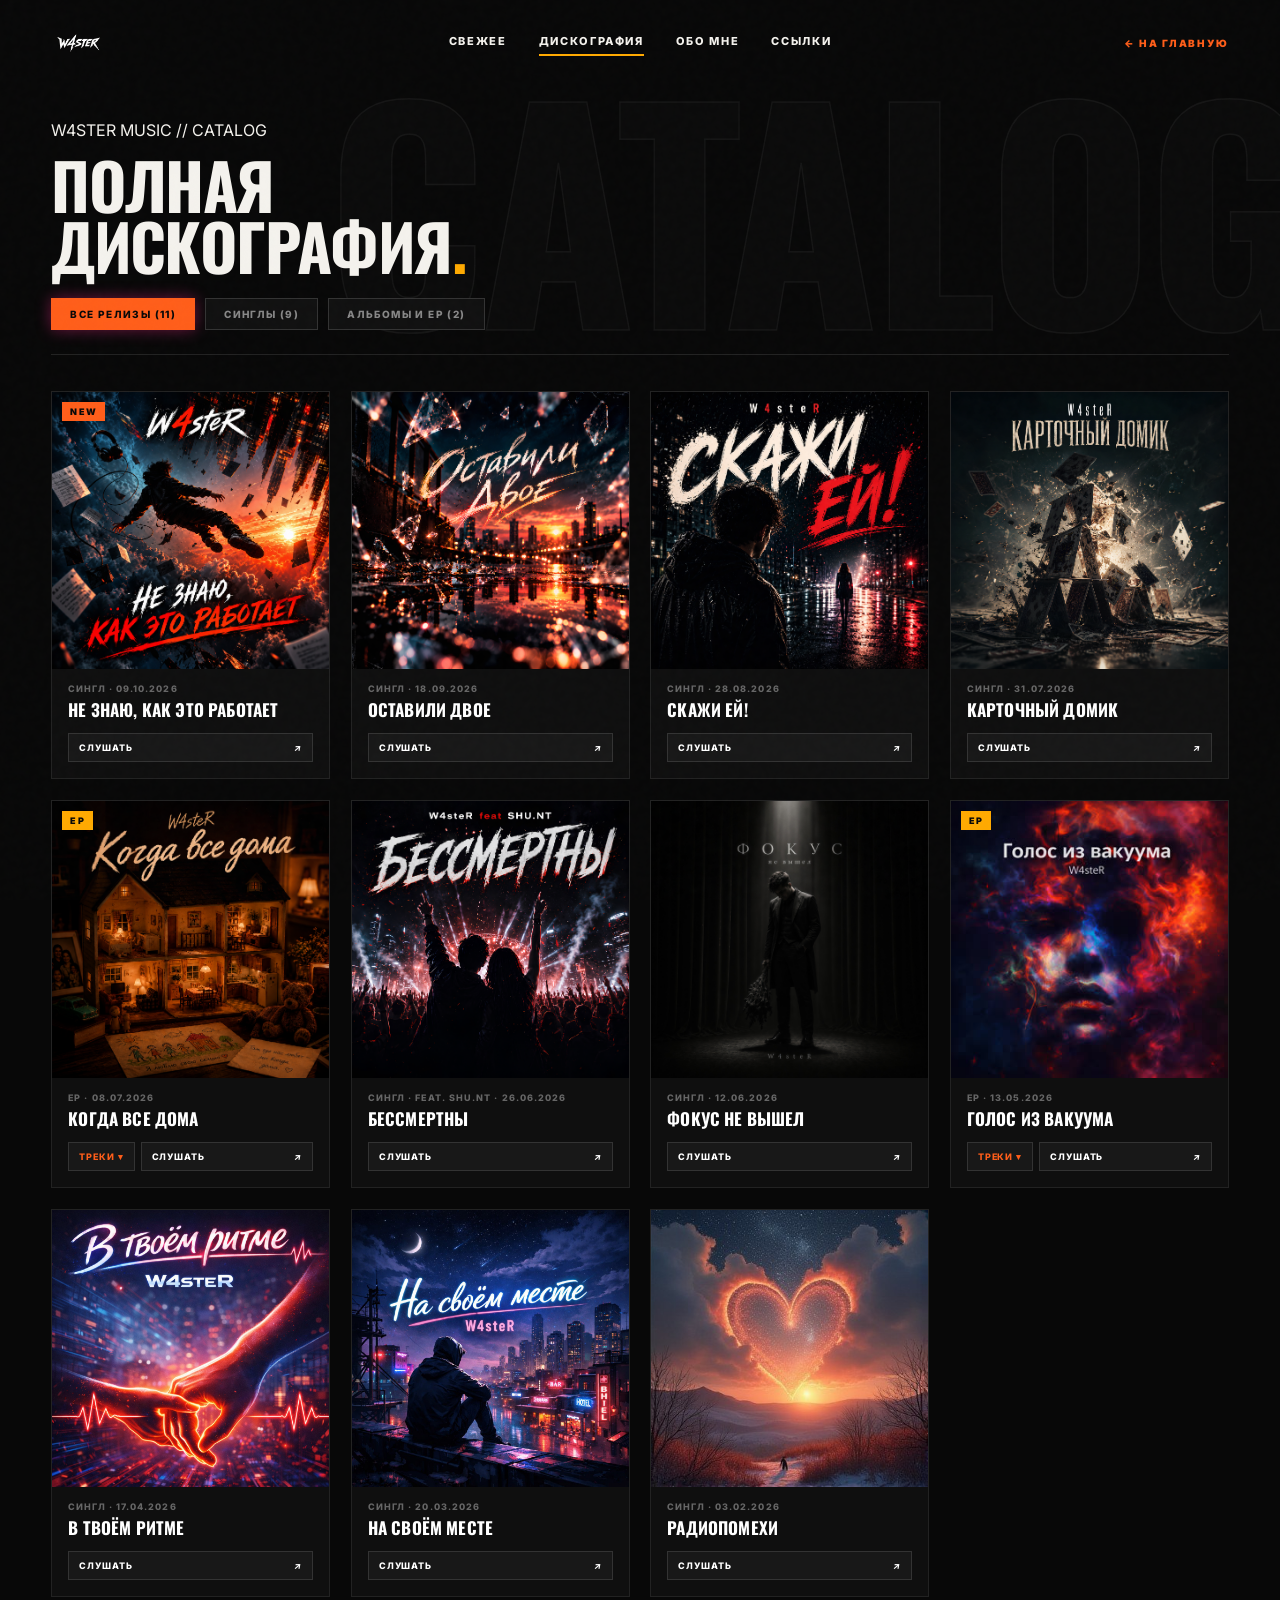
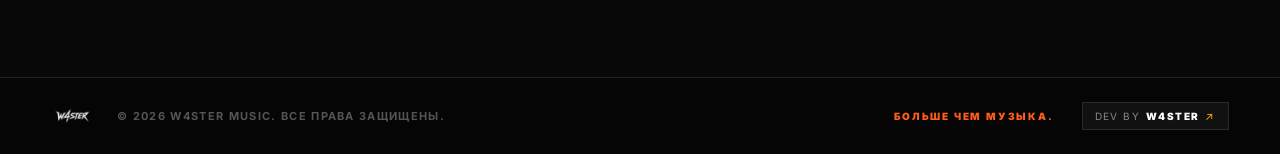
<file: test/discography.html>
<!doctype html>
<html lang="ru">
<head>
  <meta charset="utf-8">
  <meta name="viewport" content="width=device-width, initial-scale=1">
  <title>Дискография — W4steR</title>
  
  <!-- SEO Мета-теги -->
  <meta name="description" content="Полный каталог релизов, альбомов и синглов музыкального проекта W4steR. Слушайте на всех площадках.">
  <meta name="keywords" content="W4steR, дискография, Не знаю как это работает, Оставили двое, Скажи ей, Карточный домик, Когда все дома, Голос из вакуума, слушать онлайн">
  <meta name="robots" content="index, follow">

  <!-- Open Graph / Превью для соцсетей -->
  <meta property="og:type" content="website">
  <meta property="og:url" content="https://w4ster.ru/discography.html">
  <meta property="og:title" content="Дискография — W4steR">
  <meta property="og:description" content="Полный каталог релизов, синглов и EP проекта W4steR. Треклисты и ссылки на площадки.">
  <meta property="og:image" content="ne_znayu_kak_eto_rabotaet.png">

  <!-- Фавиконка -->
  <link rel="icon" href="favicon.png" type="image/png">

  <!-- Шрифты и стили -->
  <link rel="preconnect" href="https://fonts.googleapis.com">
  <link rel="preconnect" href="https://fonts.gstatic.com" crossorigin>
  <link href="https://fonts.googleapis.com/css2?family=Inter:wght@400;500;600;700;800;900&family=Oswald:wght@500;600;700&family=Space+Mono:wght@400;700&display=swap" rel="stylesheet">
  <link rel="stylesheet" href="style.css">

  <!-- Yandex.Metrika counter -->
  <script type="text/javascript">
      (function(m,e,t,r,i,k,a){
          m[i]=m[i]||function(){(m[i].a=m[i].a||[]).push(arguments)};
          m[i].l=1*new Date();
          for (var j = 0; j < document.scripts.length; j++) {if (document.scripts[j].src === r) { return; }}
          k=e.createElement(t),a=e.getElementsByTagName(t)[0],k.async=1,k.src=r,a.parentNode.insertBefore(k,a)
      })(window, document,'script','https://mc.yandex.ru/metrika/tag.js?id=112329719', 'ym');

      ym(112329719, 'init', {ssr:true, webvisor:true, clickmap:true, ecommerce:"dataLayer", referrer: document.referrer, url: location.href, accurateTrackBounce:true, trackLinks:true});
  </script>
  <noscript><div><img src="https://mc.yandex.ru/watch/112329719" style="position:absolute; left:-9999px;" alt="" /></div></noscript>
  <!-- /Yandex.Metrika counter -->
</head>
<body class="disco-page-body">
<div class="noise"></div>

<header class="top">
  <a class="mini-logo" href="index.html"><img src="logo.png" alt="W4steR"></a>
  <nav>
    <a href="index.html#release">СВЕЖЕЕ</a>
    <a href="discography.html" class="active-nav">ДИСКОГРАФИЯ</a>
    <a href="index.html#about">ОБО МНЕ</a>
    <a href="index.html#links">ССЫЛКИ</a>
  </nav>
  <a class="edition back-link" href="index.html">← НА ГЛАВНУЮ</a>
</header>

<main class="disco-page-main">
  <div class="ghost-word-disco">CATALOG</div>

  <section class="disco-catalog-header">
    <span class="eyebrow">W4STER MUSIC // CATALOG</span>
    <h1>ПОЛНАЯ<br>ДИСКОГРАФИЯ<span>.</span></h1>
    
    <div class="filter-bar">
      <button class="filter-btn active" data-filter="all">ВСЕ РЕЛИЗЫ (11)</button>
      <button class="filter-btn" data-filter="single">СИНГЛЫ (9)</button>
      <button class="filter-btn" data-filter="ep">АЛЬБОМЫ И EP (2)</button>
    </div>
  </section>

  <!-- Сетка релизов -->
  <section class="disco-cards-grid" id="discoCardsGrid">
    
    <!-- 01. Не знаю, как это работает -->
    <article class="disco-card" data-category="single">
      <div class="disco-card-cover">
        <img src="ne_znayu_kak_eto_rabotaet.png" alt="Не знаю, как это работает">
        <span class="disco-badge pink">NEW</span>
      </div>
      <div class="disco-card-info">
        <div class="d-meta"><span>СИНГЛ</span> · <span>09.10.2026</span></div>
        <h3>НЕ ЗНАЮ, КАК ЭТО РАБОТАЕТ</h3>
        <a href="https://band.link/BGAWd" target="_blank" rel="noopener" class="d-listen-btn">
          СЛУШАТЬ <i>↗</i>
        </a>
      </div>
    </article>

    <!-- 03. Оставили двое -->
    <article class="disco-card" data-category="single">
      <div class="disco-card-cover">
        <img src="ostavili_dvoe.png" alt="Оставили двое">
        
      </div>
      <div class="disco-card-info">
        <div class="d-meta"><span>СИНГЛ</span> · <span>18.09.2026</span></div>
        <h3>ОСТАВИЛИ ДВОЕ</h3>
        <a href="https://band.link/ndnD7" target="_blank" rel="noopener" class="d-listen-btn">
          СЛУШАТЬ <i>↗</i>
        </a>
      </div>
    </article>

    <!-- 02. Скажи ей! -->
    <article class="disco-card" data-category="single">
      <div class="disco-card-cover">
        <img src="skazhi_ey.png" alt="Скажи ей!">
      </div>
      <div class="disco-card-info">
        <div class="d-meta"><span>СИНГЛ</span> · <span>28.08.2026</span></div>
        <h3>СКАЖИ ЕЙ!</h3>
        <a href="https://band.link/Q2gHJ" target="_blank" rel="noopener" class="d-listen-btn">
          СЛУШАТЬ <i>↗</i>
        </a>
      </div>
    </article>

    <!-- 04. Карточный домик -->
    <article class="disco-card" data-category="single">
      <div class="disco-card-cover">
        <img src="Card_House.png" alt="Карточный домик">
      </div>
      <div class="disco-card-info">
        <div class="d-meta"><span>СИНГЛ</span> · <span>31.07.2026</span></div>
        <h3>КАРТОЧНЫЙ ДОМИК</h3>
        <a href="https://band.link/RoUGm" target="_blank" rel="noopener" class="d-listen-btn">
          СЛУШАТЬ <i>↗</i>
        </a>
      </div>
    </article>

    <!-- 05. Когда все дома (EP) -->
    <article class="disco-card ep-card" data-category="ep">
      <div class="disco-card-cover">
        <img src="When_Everyone_Is_Home.png" alt="Когда все дома">
        <span class="disco-badge acid">EP</span>

        <div class="tracklist-overlay">
          <div class="tl-header">
            <span>ТРЕКЛИСТ // 4 ТРЕКА</span>
            <button class="tl-close-btn" type="button">✕</button>
          </div>
          <ol class="tl-list">
            <li><span>01</span> <strong>Мама</strong></li>
            <li><span>02</span> <strong>Когда все дома</strong></li>
            <li><span>03</span> <strong>Дым</strong></li>
            <li><span>04</span> <strong>Если бы знал</strong></li>
          </ol>
        </div>
      </div>
      <div class="disco-card-info">
        <div class="d-meta"><span>EP</span> · <span>08.07.2026</span></div>
        <h3>КОГДА ВСЕ ДОМА</h3>
        <div class="card-action-row">
          <button class="tracklist-toggle-btn" type="button">ТРЕКИ ▾</button>
          <a href="https://band.link/Wa5aT" target="_blank" rel="noopener" class="d-listen-btn">
            СЛУШАТЬ <i>↗</i>
          </a>
        </div>
      </div>
    </article>

    <!-- 06. Бессмертны -->
    <article class="disco-card" data-category="single">
      <div class="disco-card-cover">
        <img src="Immortals.png" alt="Бессмертны">
      </div>
      <div class="disco-card-info">
        <div class="d-meta"><span>СИНГЛ · FEAT. SHU.NT</span> · <span>26.06.2026</span></div>
        <h3>БЕССМЕРТНЫ</h3>
        <a href="https://band.link/FKiAl" target="_blank" rel="noopener" class="d-listen-btn">
          СЛУШАТЬ <i>↗</i>
        </a>
      </div>
    </article>

    <!-- 07. Фокус не вышел -->
    <article class="disco-card" data-category="single">
      <div class="disco-card-cover">
        <img src="Focus%20Failed.png" alt="Фокус не вышел">
      </div>
      <div class="disco-card-info">
        <div class="d-meta"><span>СИНГЛ</span> · <span>12.06.2026</span></div>
        <h3>ФОКУС НЕ ВЫШЕЛ</h3>
        <a href="https://band.link/0Hk8w" target="_blank" rel="noopener" class="d-listen-btn">
          СЛУШАТЬ <i>↗</i>
        </a>
      </div>
    </article>

    <!-- 08. Голос из вакуума (EP) -->
    <article class="disco-card ep-card" data-category="ep">
      <div class="disco-card-cover">
        <img src="Voices_from_the_Vacuum.jpg" alt="Голос из вакуума">
        <span class="disco-badge acid">EP</span>

        <div class="tracklist-overlay">
          <div class="tl-header">
            <span>ТРЕКЛИСТ // 4 ТРЕКА</span>
            <button class="tl-close-btn" type="button">✕</button>
          </div>
          <ol class="tl-list">
            <li><span>01</span> <strong>Не могу молчать</strong></li>
            <li><span>02</span> <strong>В самый раз</strong></li>
            <li><span>03</span> <strong>Вне гравитации</strong></li>
            <li><span>04</span> <strong>Я выбрал тебя</strong></li>
          </ol>
        </div>
      </div>
      <div class="disco-card-info">
        <div class="d-meta"><span>EP</span> · <span>13.05.2026</span></div>
        <h3>ГОЛОС ИЗ ВАКУУМА</h3>
        <div class="card-action-row">
          <button class="tracklist-toggle-btn" type="button">ТРЕКИ ▾</button>
          <a href="https://band.link/pwEjl" target="_blank" rel="noopener" class="d-listen-btn">
            СЛУШАТЬ <i>↗</i>
          </a>
        </div>
      </div>
    </article>

    <!-- 09. В твоём ритме -->
    <article class="disco-card" data-category="single">
      <div class="disco-card-cover">
        <img src="In%20Your%20Rhythm.png" alt="В твоём ритме">
      </div>
      <div class="disco-card-info">
        <div class="d-meta"><span>СИНГЛ</span> · <span>17.04.2026</span></div>
        <h3>В ТВОЁМ РИТМЕ</h3>
        <a href="https://band.link/o4Bxq" target="_blank" rel="noopener" class="d-listen-btn">
          СЛУШАТЬ <i>↗</i>
        </a>
      </div>
    </article>

    <!-- 10. На своём месте -->
    <article class="disco-card" data-category="single">
      <div class="disco-card-cover">
        <img src="na_svoem_meste.png" alt="На своём месте">
      </div>
      <div class="disco-card-info">
        <div class="d-meta"><span>СИНГЛ</span> · <span>20.03.2026</span></div>
        <h3>НА СВОЁМ МЕСТЕ</h3>
        <a href="https://band.link/fv9Wl" target="_blank" rel="noopener" class="d-listen-btn">
          СЛУШАТЬ <i>↗</i>
        </a>
      </div>
    </article>

    <!-- 11. Радиопомехи -->
    <article class="disco-card" data-category="single">
      <div class="disco-card-cover">
        <img src="Radio-Interference.jpg" alt="Радиопомехи">
      </div>
      <div class="disco-card-info">
        <div class="d-meta"><span>СИНГЛ</span> · <span>03.02.2026</span></div>
        <h3>РАДИОПОМЕХИ</h3>
        <a href="https://band.link/2IRfF" target="_blank" rel="noopener" class="d-listen-btn">
          СЛУШАТЬ <i>↗</i>
        </a>
      </div>
    </article>

  </section>
</main>

<footer class="site-footer">
  <div class="footer-left">
    <a href="index.html" class="footer-logo">
      <img src="logo.png" alt="W4steR">
    </a>
    <span class="footer-copy">© 2026 W4STER MUSIC. ВСЕ ПРАВА ЗАЩИЩЕНЫ.</span>
  </div>

  <div class="footer-right">
    <span class="footer-slogan">БОЛЬШЕ ЧЕМ МУЗЫКА.</span>
    <a href="https://vk.com/ilya_waster" target="_blank" rel="noopener" class="dev-badge">
      <span>DEV BY</span> <strong>W4STER</strong> <i>↗</i>
    </a>
  </div>
</footer>

<script>
  // 1. Фильтрация релизов
  const filterBtns = document.querySelectorAll('.filter-btn');
  const cards = document.querySelectorAll('.disco-card');

  filterBtns.forEach(btn => {
    btn.addEventListener('click', () => {
      filterBtns.forEach(b => b.classList.remove('active'));
      btn.classList.add('active');

      const filter = btn.getAttribute('data-filter');

      cards.forEach(card => {
        if (filter === 'all' || card.getAttribute('data-category') === filter) {
          card.style.display = 'flex';
        } else {
          card.style.display = 'none';
        }
      });
    });
  });

  // 2. Открытие / закрытие треклиста (без перехода по ссылке)
  document.querySelectorAll('.tracklist-toggle-btn').forEach(btn => {
    btn.addEventListener('click', (e) => {
      e.stopPropagation();
      const card = btn.closest('.disco-card');
      card.classList.toggle('show-tracklist');
      btn.textContent = card.classList.contains('show-tracklist') ? 'ОБЛОЖКА ▴' : 'ТРЕКИ ▾';
    });
  });

  document.querySelectorAll('.tl-close-btn').forEach(closeBtn => {
    closeBtn.addEventListener('click', (e) => {
      e.stopPropagation();
      const card = closeBtn.closest('.disco-card');
      card.classList.remove('show-tracklist');
      const toggleBtn = card.querySelector('.tracklist-toggle-btn');
      if (toggleBtn) toggleBtn.textContent = 'ТРЕКИ ▾';
    });
  });

  // 3. Клик по всей площади карточки
  cards.forEach(card => {
    card.style.cursor = 'pointer';
    card.addEventListener('click', (e) => {
      if (e.target.closest('.tracklist-toggle-btn') || 
          e.target.closest('.tl-close-btn') || 
          e.target.closest('.tracklist-overlay')) {
        return;
      }

      const link = card.querySelector('.d-listen-btn');
      if (link && link.href) {
        window.open(link.href, '_blank', 'noopener');
      }
    });
  });
</script>
</body>
</html>
</file>
<file: test/style.css>
@import url("common.css");
@import url("index.css");
@import url("disco.css");
@import url("mobile.css");
</file>
